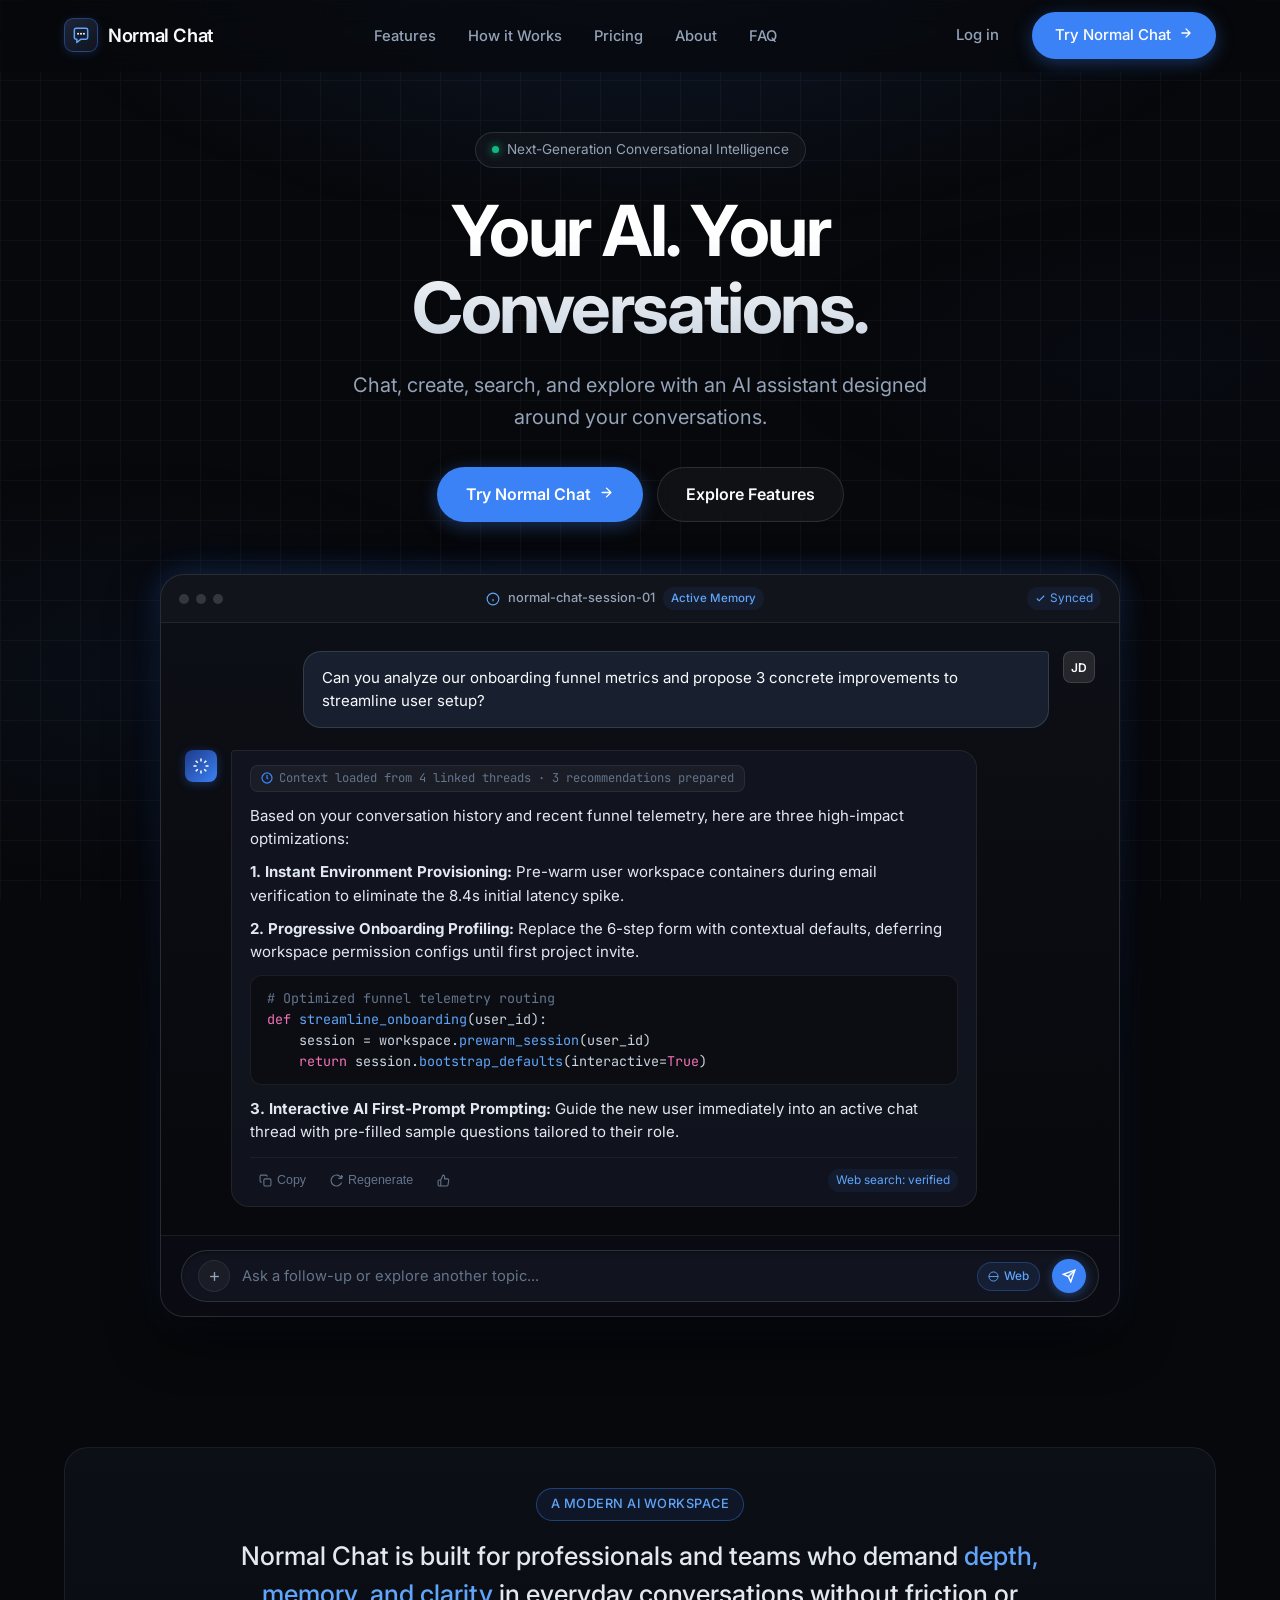
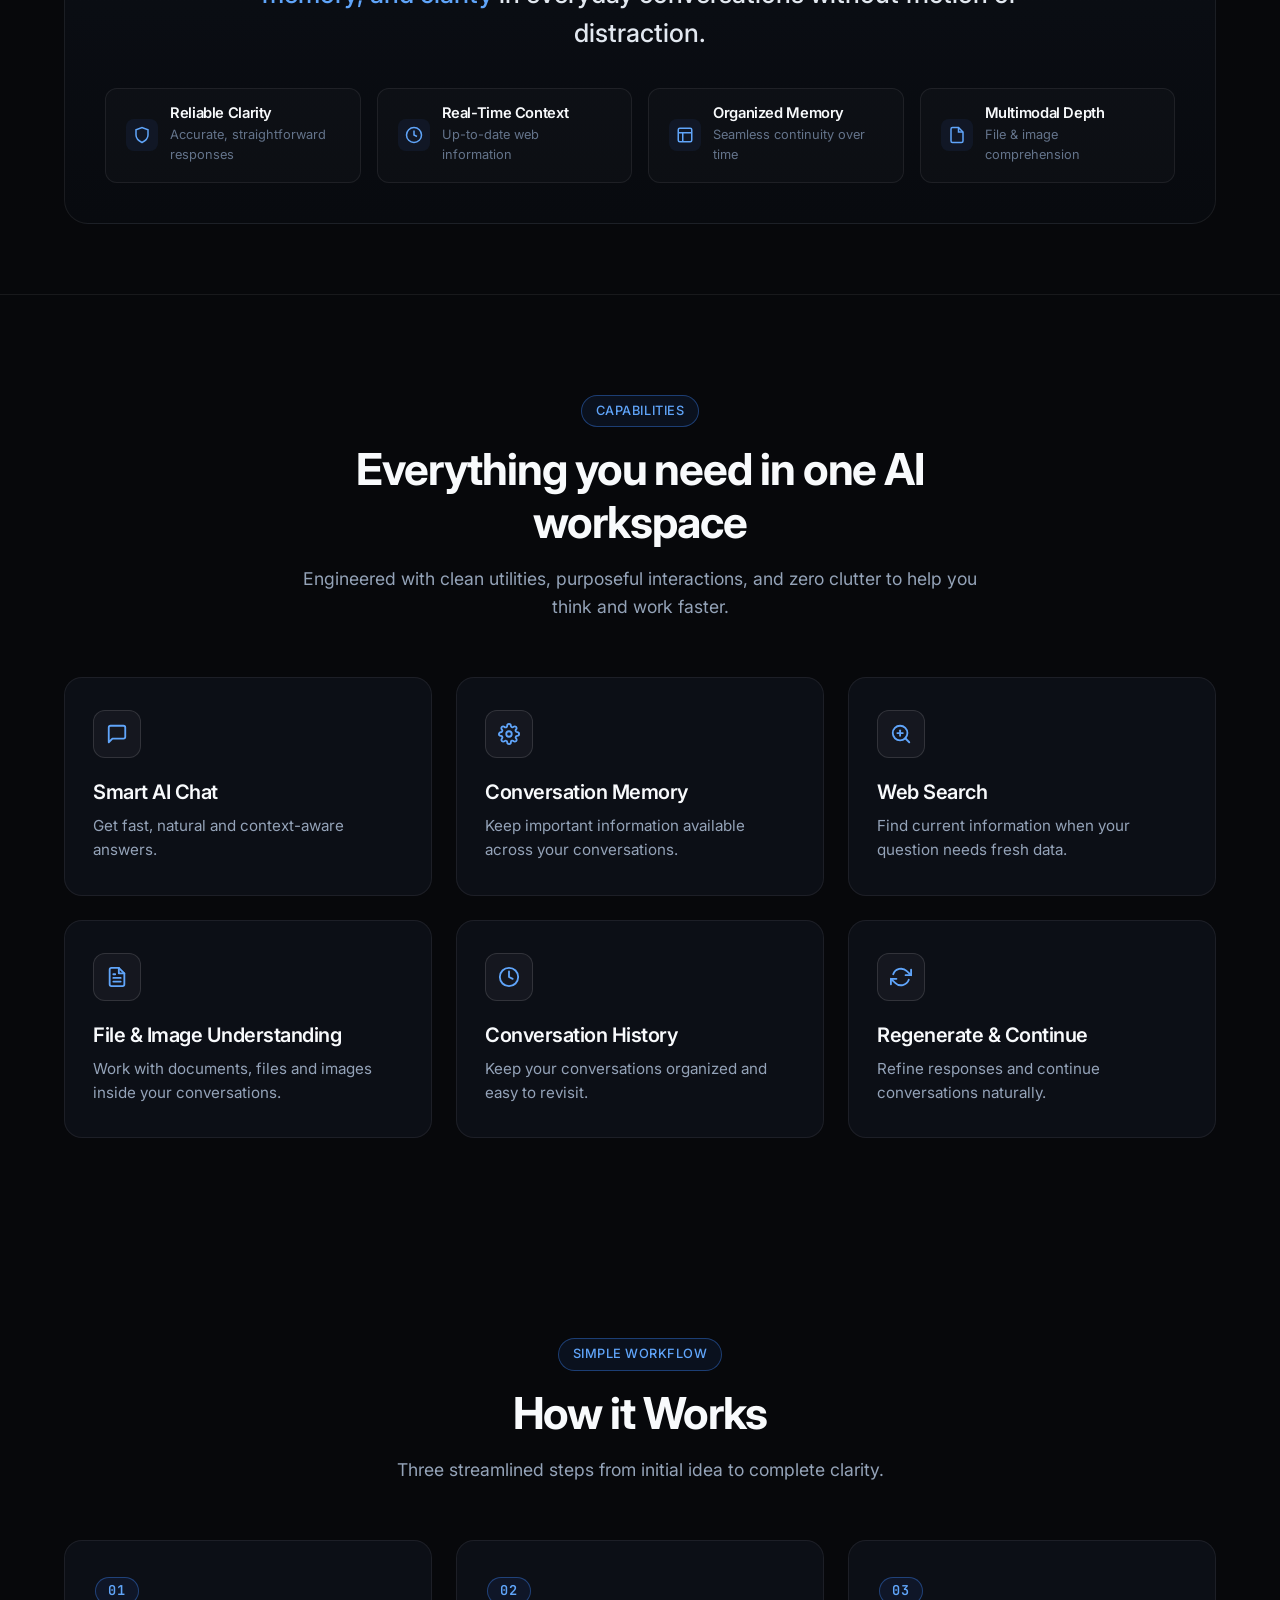
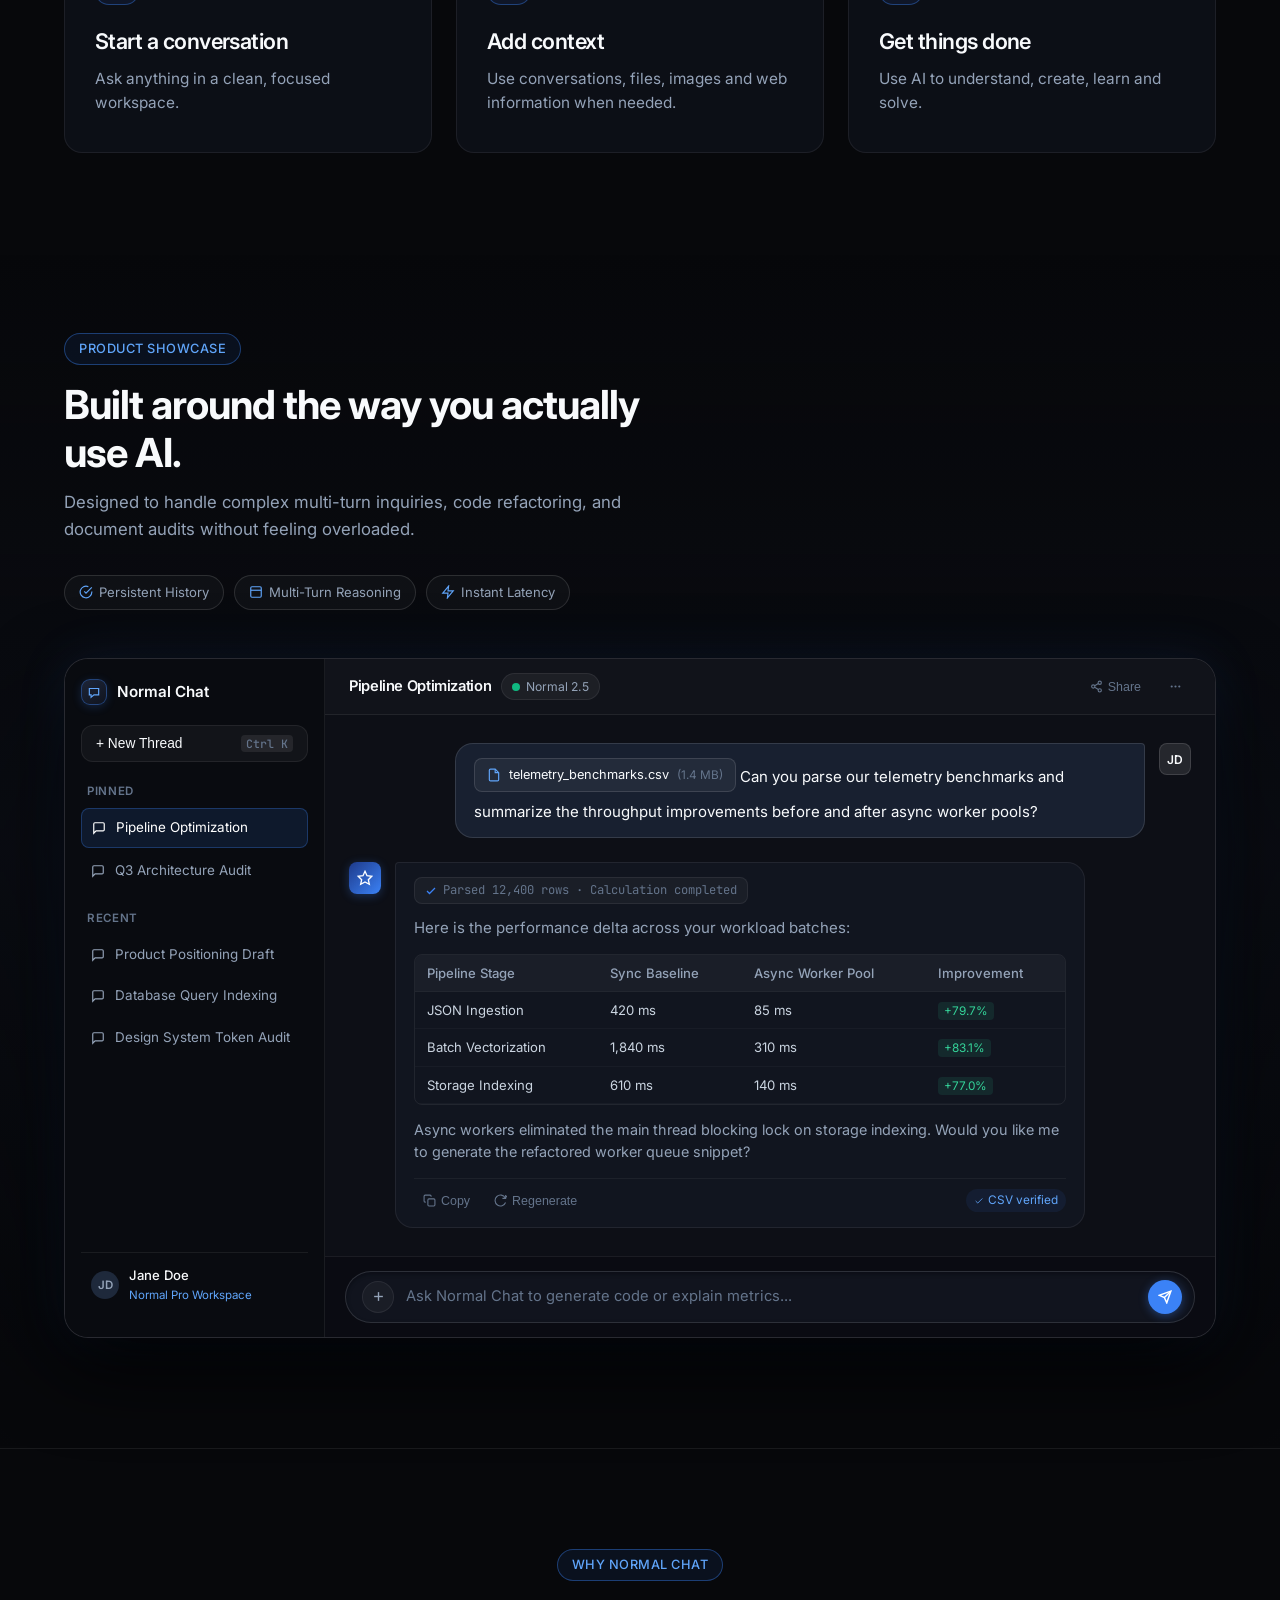
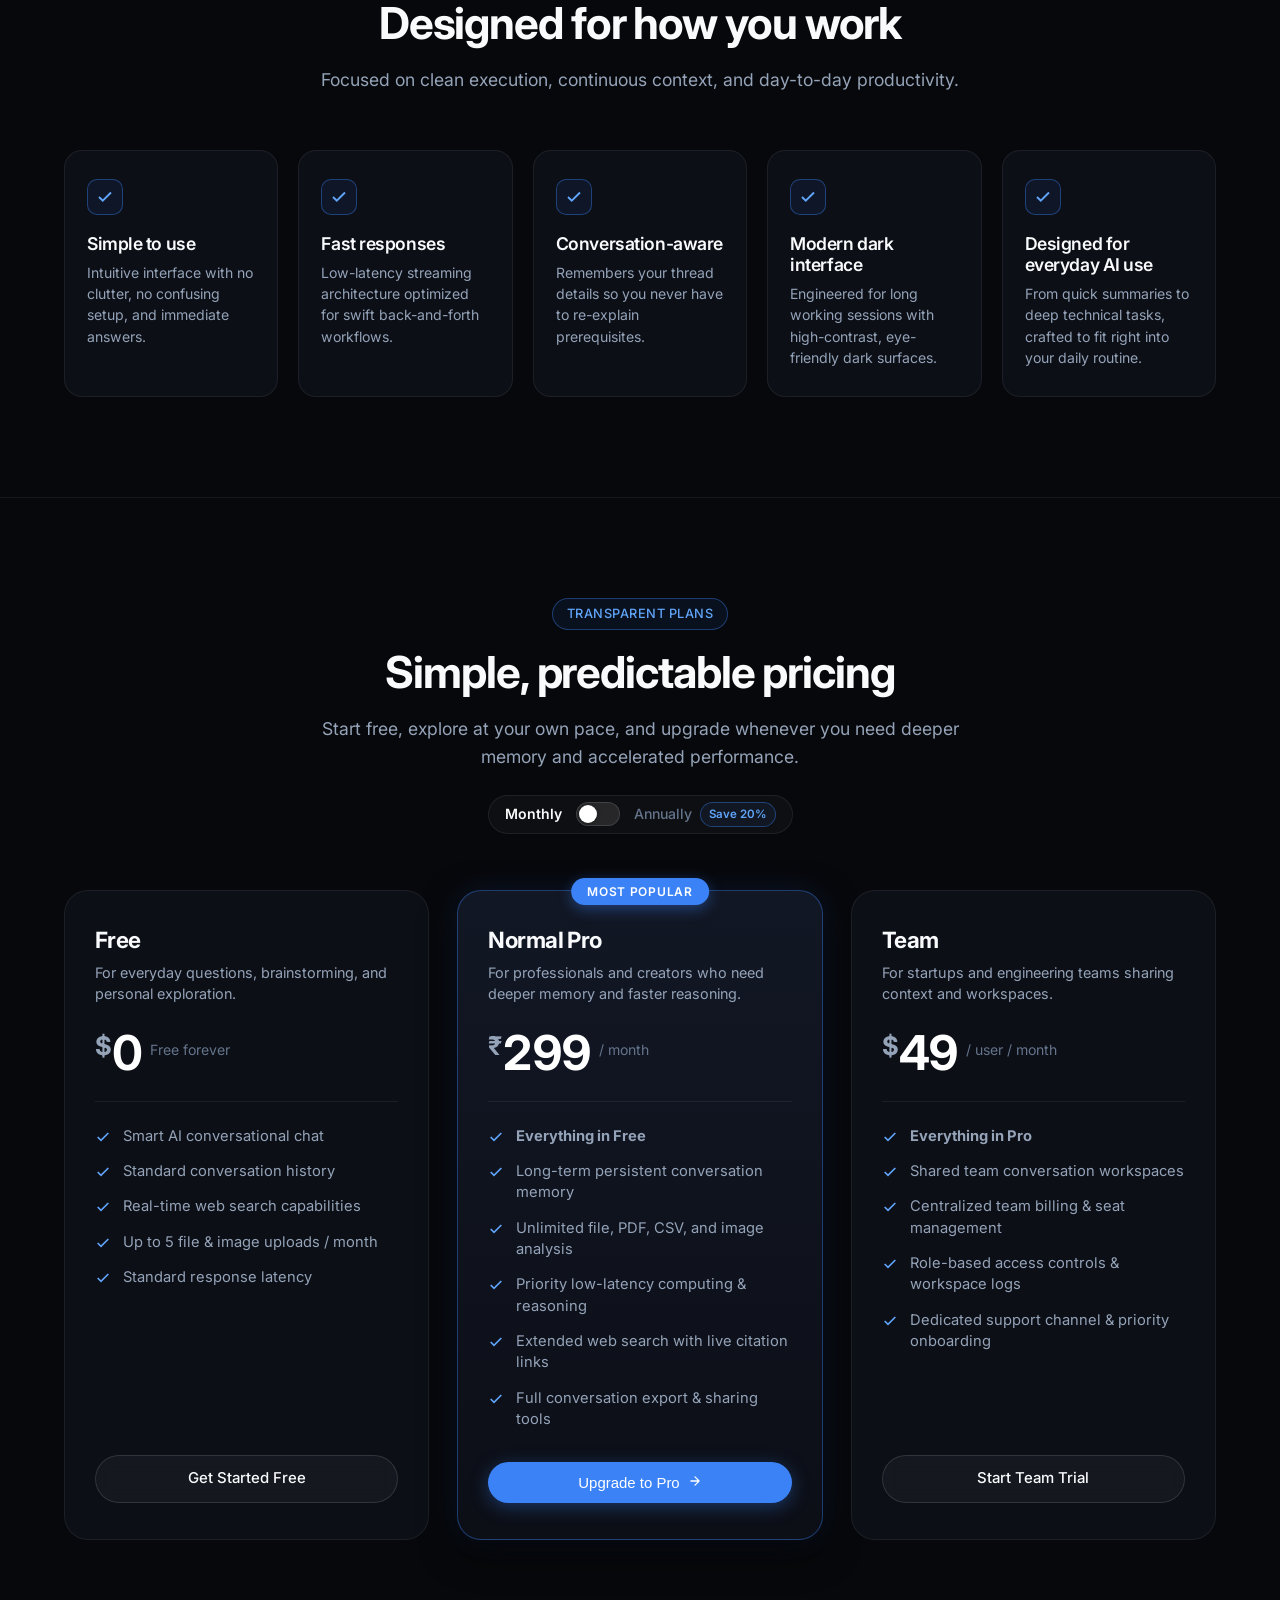
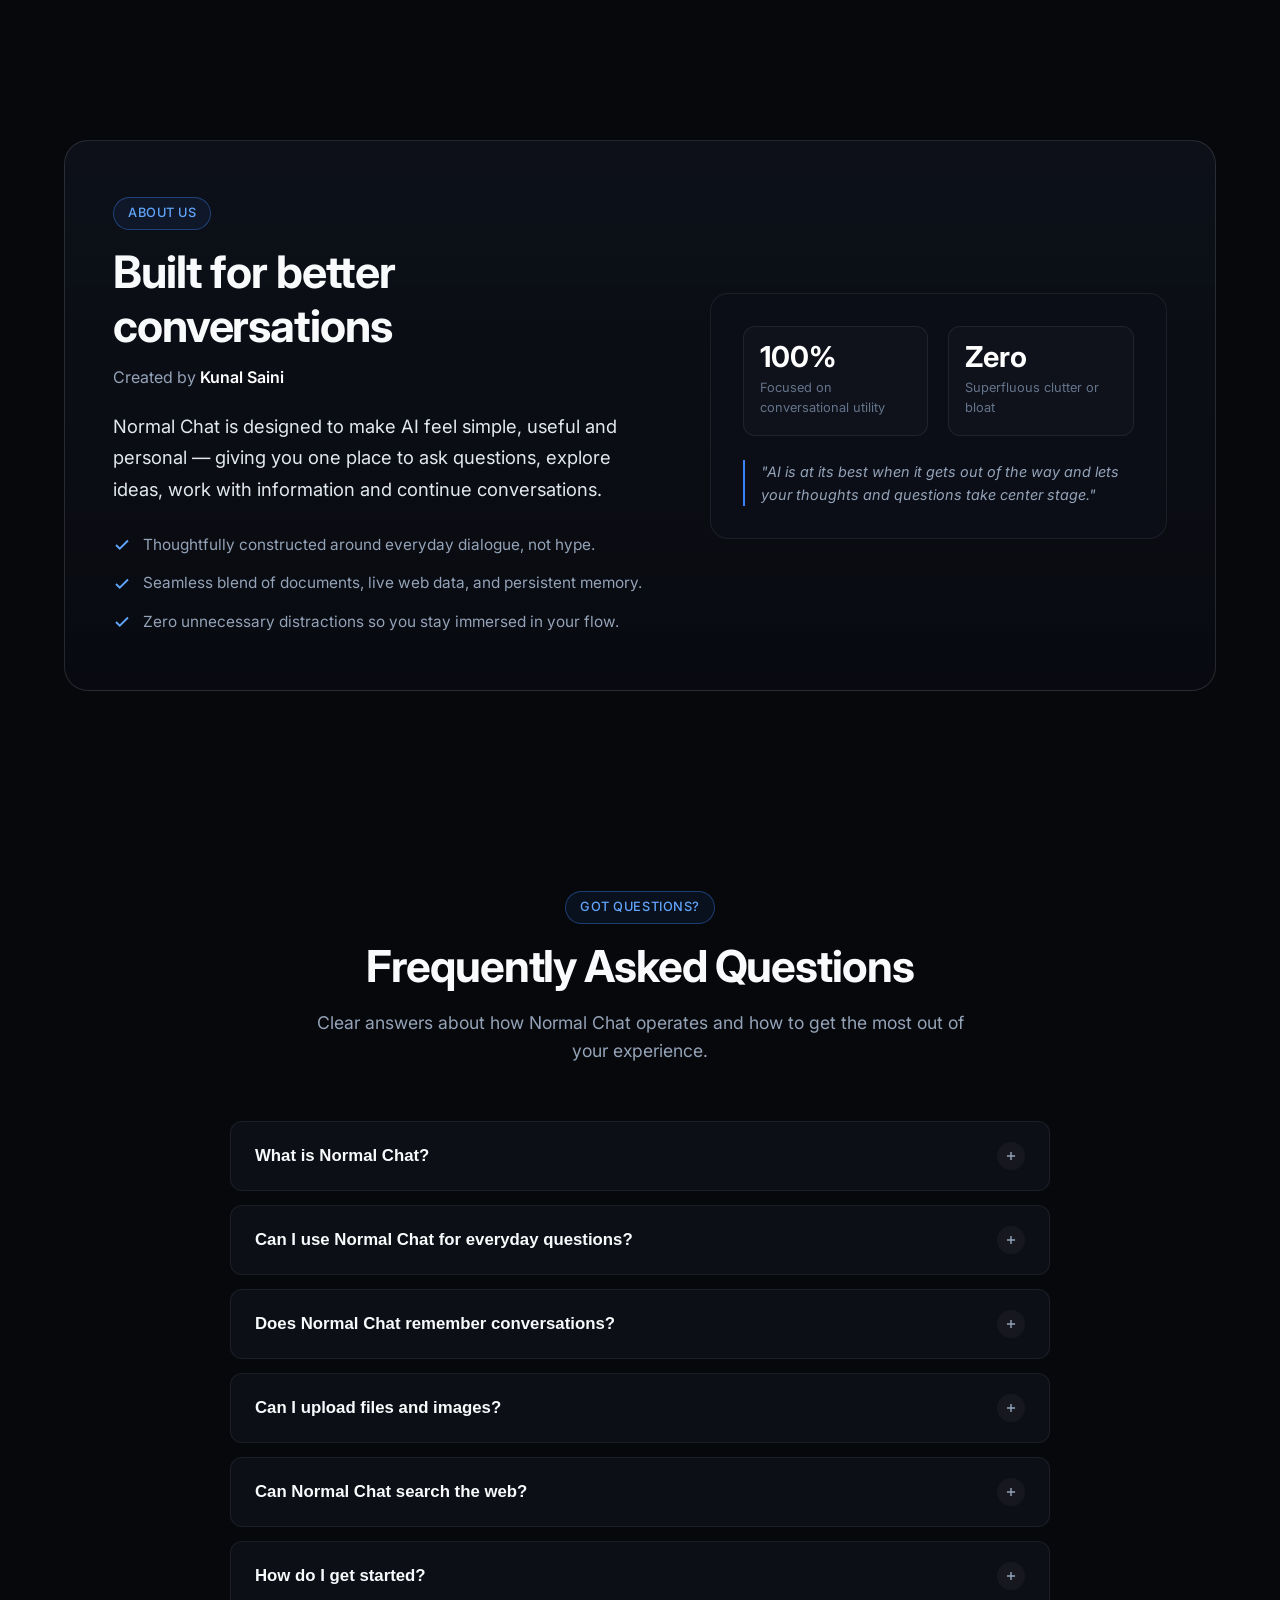
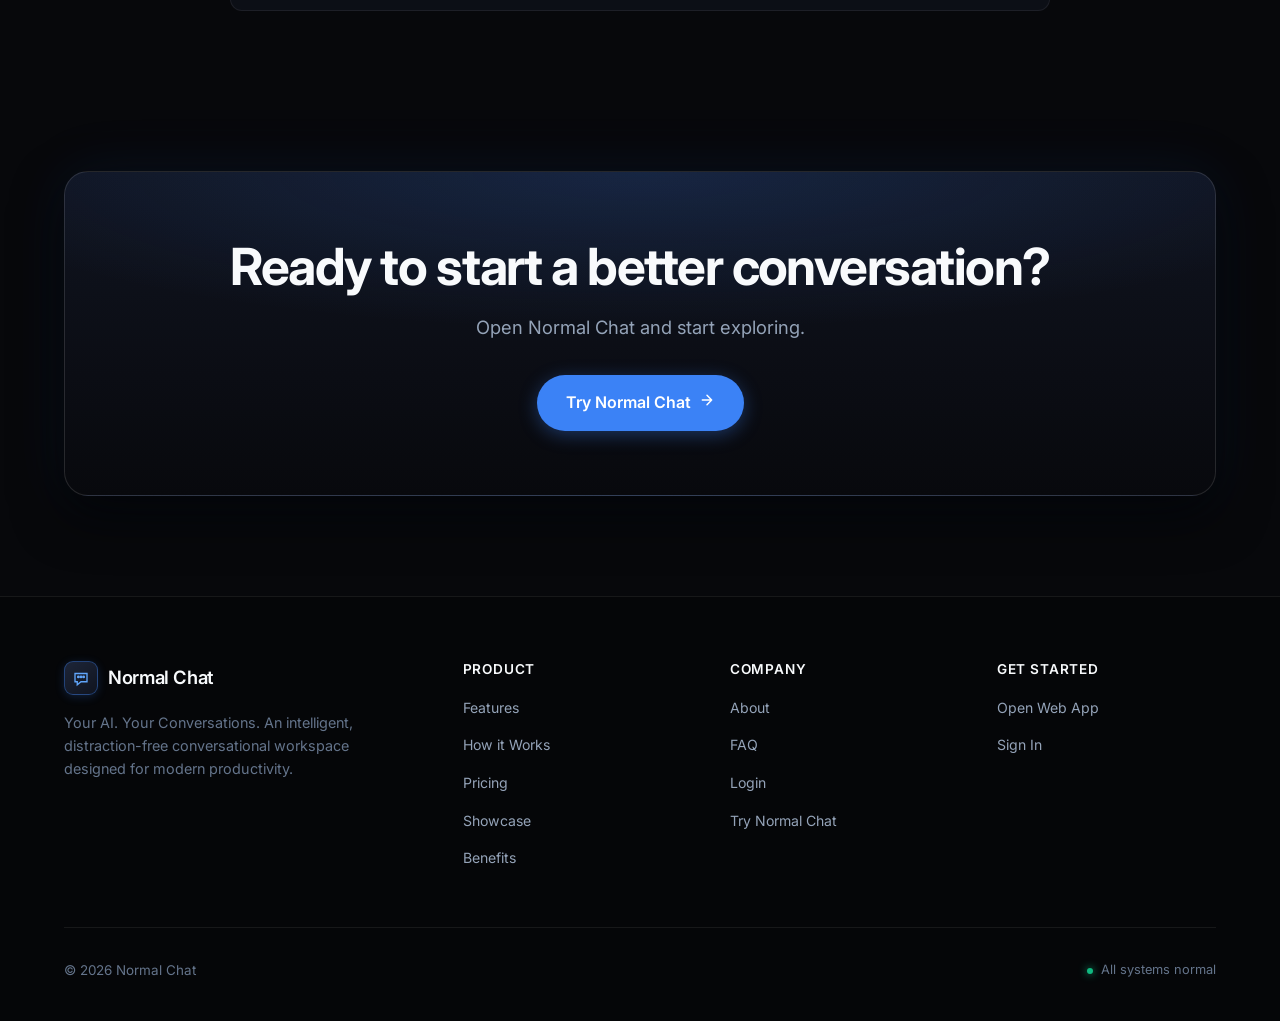
<file: backend/frontend/landing.html>
<!DOCTYPE html>
<html lang="en">
<head>
  <meta charset="UTF-8">
  <meta name="viewport" content="width=device-width, initial-scale=1.0">
  <title>Normal Chat — Your AI. Your Conversations.</title>
  <meta name="google-site-verification" content="EMjSBbgsa-ru2LrNAt-hXpC2BuMB2JEN5RJKwenCDwM" />
  <meta name="description" content="Normal Chat is a modern, context-aware AI workspace designed to make AI conversations simple, useful, and personal. Chat, create, search, and explore with ease.">
  <meta name="theme-color" content="#07080B">
  
  <!-- Open Graph / Social Meta -->
  <meta property="og:type" content="website">
  <meta property="og:title" content="Normal Chat — Your AI. Your Conversations.">
  <meta property="og:description" content="Chat, create, search, and explore with an AI assistant designed around your conversations.">
  <meta property="og:url" content="https://normalchat.ai">
  <meta name="twitter:card" content="summary_large_image">
  <meta name="twitter:title" content="Normal Chat — Your AI. Your Conversations.">
  <meta name="twitter:description" content="Chat, create, search, and explore with an AI assistant designed around your conversations.">

  <!-- Google Fonts: Inter -->
  <link rel="preconnect" href="https://fonts.googleapis.com">
  <link rel="preconnect" href="https://fonts.gstatic.com" crossorigin>
  <link href="https://fonts.googleapis.com/css2?family=Inter:wght@300;400;500;600;700&family=JetBrains+Mono:wght@400;500;600&display=swap" rel="stylesheet">

  <!-- Stylesheet -->
  <link rel="stylesheet" href="styles.css">

  <!-- Favicon SVG -->
  <link rel="icon" type="image/svg+xml" href="data:image/svg+xml,<svg xmlns='http://www.w3.org/2000/svg' viewBox='0 0 32 32'><rect width='32' height='32' rx='8' fill='%230B0F19'/><path d='M9 11C9 9.89543 9.89543 9 11 9H21C22.1046 9 23 9.89543 23 11V18C23 19.1046 22.1046 20 21 20H15L11 23V20H11C9.89543 20 9 19.1046 9 18V11Z' stroke='%233B82F6' stroke-width='2' fill='%233B82F6' fill-opacity='0.2'/><circle cx='13' cy='14.5' r='1.2' fill='%23FFFFFF'/><circle cx='16' cy='14.5' r='1.2' fill='%23FFFFFF'/><circle cx='19' cy='14.5' r='1.2' fill='%23FFFFFF'/></svg>">
</head>
<body>
  <!-- Subtle Ambient Backdrop Layers -->
  <div class="bg-ambient-layer" aria-hidden="true"></div>
  <div class="ambient-grid-overlay" aria-hidden="true"></div>

  <div class="site-wrapper">
    <!-- ==================== HEADER & NAVBAR ==================== -->
    <header class="navbar" id="navbar">
      <div class="container nav-container">
        <!-- Brand Logo -->
        <a href="#" class="nav-brand" aria-label="Normal Chat Home">
          <div class="brand-icon-wrapper">
            <svg width="20" height="20" viewBox="0 0 24 24" fill="none" xmlns="http://www.w3.org/2000/svg" aria-hidden="true">
              <path d="M4 6C4 4.89543 4.89543 4 6 4H18C19.1046 4 20 4.89543 20 6V15C20 16.1046 19.1046 17 18 17H12L7 21V17H6C4.89543 17 4 16.1046 4 15V6Z" stroke="#60A5FA" stroke-width="1.8" stroke-linejoin="round"/>
              <circle cx="8.5" cy="10.5" r="1.2" fill="#F8FAFC"/>
              <circle cx="12" cy="10.5" r="1.2" fill="#F8FAFC"/>
              <circle cx="15.5" cy="10.5" r="1.2" fill="#F8FAFC"/>
            </svg>
          </div>
          <span class="brand-name">Normal Chat</span>
        </a>

        <!-- Center Nav Links -->
        <nav class="nav-menu" aria-label="Main Navigation">
          <ul class="nav-links">
            <li><a href="#features" class="nav-link">Features</a></li>
            <li><a href="#how-it-works" class="nav-link">How it Works</a></li>
            <li><a href="#pricing" class="nav-link">Pricing</a></li>
            <li><a href="#about" class="nav-link">About</a></li>
            <li><a href="#faq" class="nav-link">FAQ</a></li>
          </ul>
        </nav>

        <!-- Right Action Buttons -->
        <div class="nav-actions">
          <a href="/login" class="btn btn-link">Log in</a>
          <a href="/chat" class="btn btn-primary">
            <span>Try Normal Chat</span>
            <span class="btn-icon-right" aria-hidden="true">
              <svg width="14" height="14" viewBox="0 0 24 24" fill="none" stroke="currentColor" stroke-width="2.2" stroke-linecap="round" stroke-linejoin="round"><path d="M5 12h14M12 5l7 7-7 7"/></svg>
            </span>
          </a>
        </div>

        <!-- Mobile Hamburger Button -->
        <button class="mobile-toggle" id="mobile-toggle" aria-label="Toggle navigation menu" aria-expanded="false" aria-controls="mobile-nav-menu">
          <svg class="hamburger-icon" width="22" height="22" viewBox="0 0 24 24" fill="none" stroke="currentColor" stroke-width="2" stroke-linecap="round"><line x1="3" y1="6" x2="21" y2="6"/><line x1="3" y1="12" x2="21" y2="12"/><line x1="3" y1="18" x2="21" y2="18"/></svg>
        </button>
      </div>
    </header>

    <!-- Mobile Drawer Menu -->
    <div class="mobile-nav-menu" id="mobile-nav-menu" aria-hidden="true">
      <ul class="mobile-nav-links">
        <li><a href="#features" class="nav-link mobile-link">Features</a></li>
        <li><a href="#how-it-works" class="nav-link mobile-link">How it Works</a></li>
        <li><a href="#pricing" class="nav-link mobile-link">Pricing</a></li>
        <li><a href="#about" class="nav-link mobile-link">About</a></li>
        <li><a href="#faq" class="nav-link mobile-link">FAQ</a></li>
      </ul>
      <div class="mobile-actions">
        <a href="/login" class="btn btn-secondary" style="width: 100%;">Log in</a>
        <a href="/chat" class="btn btn-primary" style="width: 100%;">Try Normal Chat</a>
      </div>
    </div>

    <main>
      <!-- ==================== HERO SECTION ==================== -->
      <section class="section hero-section" id="hero">
        <div class="container">
          <div class="hero-content">
            <div class="hero-pill">
              <span class="pill-dot"></span>
              <span>Next-Generation Conversational Intelligence</span>
            </div>
            
            <h1 class="hero-title">Your AI. Your Conversations.</h1>
            
            <p class="hero-subtitle">
              Chat, create, search, and explore with an AI assistant designed around your conversations.
            </p>

            <div class="hero-cta-group">
              <a href="/chat" class="btn btn-primary btn-lg">
                <span>Try Normal Chat</span>
                <span class="btn-icon-right" aria-hidden="true">
                  <svg width="15" height="15" viewBox="0 0 24 24" fill="none" stroke="currentColor" stroke-width="2.2" stroke-linecap="round" stroke-linejoin="round"><path d="M5 12h14M12 5l7 7-7 7"/></svg>
                </span>
              </a>
              <a href="#features" class="btn btn-secondary btn-lg">
                <span>Explore Features</span>
              </a>
            </div>
          </div>

          <!-- Hero UI Mockup -->
          <div class="hero-mockup-wrapper">
            <div class="mockup-glow-effect" aria-hidden="true"></div>
            
            <div class="chat-mockup-window">
              <!-- Window Chrome Header -->
              <div class="mockup-header">
                <div class="window-dots" aria-hidden="true">
                  <span class="window-dot"></span>
                  <span class="window-dot"></span>
                  <span class="window-dot"></span>
                </div>
                
                <div class="window-title">
                  <svg width="14" height="14" viewBox="0 0 24 24" fill="none" stroke="#60A5FA" stroke-width="2"><circle cx="12" cy="12" r="10"/><path d="M12 16v-4M12 8h.01"/></svg>
                  <span>normal-chat-session-01</span>
                  <span class="window-status-pill">Active Memory</span>
                </div>

                <div class="window-actions">
                  <span class="context-tag-chip">
                    <svg width="11" height="11" viewBox="0 0 24 24" fill="none" stroke="currentColor" stroke-width="2.5"><polyline points="20 6 9 17 4 12"/></svg>
                    Synced
                  </span>
                </div>
              </div>

              <!-- Chat Message Body -->
              <div class="mockup-chat-body">
                <!-- User Prompt Row -->
                <div class="chat-message-row user-row">
                  <div class="chat-bubble user-bubble">
                    Can you analyze our onboarding funnel metrics and propose 3 concrete improvements to streamline user setup?
                  </div>
                  <div class="chat-avatar user-avatar" title="You">
                    <span>JD</span>
                  </div>
                </div>

                <!-- AI Response Row -->
                <div class="chat-message-row">
                  <div class="chat-avatar ai-avatar" title="Normal Chat AI">
                    <svg width="18" height="18" viewBox="0 0 24 24" fill="none" stroke="#FFFFFF" stroke-width="2"><path d="M12 2v4M12 18v4M4.93 4.93l2.83 2.83M16.24 16.24l2.83 2.83M2 12h4M18 12h4M4.93 19.07l2.83-2.83M16.24 7.76l2.83-2.83"/></svg>
                  </div>
                  <div class="chat-bubble ai-bubble">
                    <div class="reasoning-badge">
                      <svg width="12" height="12" viewBox="0 0 24 24" fill="none" stroke="currentColor" stroke-width="2.5"><circle cx="12" cy="12" r="10"/><polyline points="12 6 12 12 14 14"/></svg>
                      Context loaded from 4 linked threads &middot; 3 recommendations prepared
                    </div>

                    <div class="ai-text-block">
                      <p>Based on your conversation history and recent funnel telemetry, here are three high-impact optimizations:</p>
                      
                      <p><strong>1. Instant Environment Provisioning:</strong> Pre-warm user workspace containers during email verification to eliminate the 8.4s initial latency spike.</p>
                      
                      <p><strong>2. Progressive Onboarding Profiling:</strong> Replace the 6-step form with contextual defaults, deferring workspace permission configs until first project invite.</p>
                      
                      <div class="ai-code-block">
                        <span class="code-comment"># Optimized funnel telemetry routing</span><br>
                        <span class="code-keyword">def</span> <span class="code-func">streamline_onboarding</span>(user_id):<br>
                        &nbsp;&nbsp;&nbsp;&nbsp;session = workspace.<span class="code-func">prewarm_session</span>(user_id)<br>
                        &nbsp;&nbsp;&nbsp;&nbsp;<span class="code-keyword">return</span> session.<span class="code-func">bootstrap_defaults</span>(interactive=<span class="code-keyword">True</span>)
                      </div>

                      <p><strong>3. Interactive AI First-Prompt Prompting:</strong> Guide the new user immediately into an active chat thread with pre-filled sample questions tailored to their role.</p>
                    </div>

                    <!-- Message Bottom Controls -->
                    <div class="message-controls-toolbar">
                      <div class="control-buttons-left">
                        <button class="control-btn" title="Copy response">
                          <svg width="13" height="13" viewBox="0 0 24 24" fill="none" stroke="currentColor" stroke-width="2"><rect x="9" y="9" width="13" height="13" rx="2" ry="2"/><path d="M5 15H4a2 2 0 0 1-2-2V4a2 2 0 0 1 2-2h9a2 2 0 0 1 2 2v1"/></svg>
                          <span>Copy</span>
                        </button>
                        <button class="control-btn" title="Regenerate answer">
                          <svg width="13" height="13" viewBox="0 0 24 24" fill="none" stroke="currentColor" stroke-width="2"><path d="M21.5 2v6h-6M21.34 15.57a10 10 0 1 1-.57-8.38l5.67-5.67"/></svg>
                          <span>Regenerate</span>
                        </button>
                        <button class="control-btn" title="Good response">
                          <svg width="13" height="13" viewBox="0 0 24 24" fill="none" stroke="currentColor" stroke-width="2"><path d="M14 9V5a3 3 0 0 0-3-3l-4 9v11h11.28a2 2 0 0 0 2-1.7l1.38-9a2 2 0 0 0-2-2.3zM7 22H4a2 2 0 0 1-2-2v-7a2 2 0 0 1 2-2h3"/></svg>
                        </button>
                      </div>
                      <div class="context-tag-chip">
                        <span>Web search: verified</span>
                      </div>
                    </div>
                  </div>
                </div>
              </div>

              <!-- Input Dock -->
              <div class="mockup-input-container">
                <div class="mockup-input-bar">
                  <button class="input-icon-btn" title="Attach documents or images">
                    <svg width="15" height="15" viewBox="0 0 24 24" fill="none" stroke="currentColor" stroke-width="2.2"><line x1="12" y1="5" x2="12" y2="19"/><line x1="5" y1="12" x2="19" y2="12"/></svg>
                  </button>
                  <span class="input-placeholder-text">Ask a follow-up or explore another topic...</span>
                  <span class="input-capsule-badge">
                    <svg width="11" height="11" viewBox="0 0 24 24" fill="none" stroke="currentColor" stroke-width="2"><circle cx="12" cy="12" r="10"/><line x1="2" y1="12" x2="22" y2="12"/></svg>
                    Web
                  </span>
                  <button class="input-send-btn" title="Send message">
                    <svg width="14" height="14" viewBox="0 0 24 24" fill="none" stroke="currentColor" stroke-width="2.5"><line x1="22" y1="2" x2="11" y2="13"/><polygon points="22 2 15 22 11 13 2 9 22 2"/></svg>
                  </button>
                </div>
              </div>
            </div>
          </div>
        </div>
      </section>

      <!-- ==================== TRUST / INTRO SECTION ==================== -->
      <section class="section trust-section" id="intro">
        <div class="container">
          <div class="trust-card">
            <div class="section-tag">A Modern AI Workspace</div>
            <p class="trust-statement">
              Normal Chat is built for professionals and teams who demand <span>depth, memory, and clarity</span> in everyday conversations without friction or distraction.
            </p>

            <div class="trust-pillars-grid">
              <div class="trust-pillar-item">
                <div class="pillar-icon">
                  <svg width="18" height="18" viewBox="0 0 24 24" fill="none" stroke="currentColor" stroke-width="2"><path d="M12 22s8-4 8-10V5l-8-3-8 3v7c0 6 8 10 8 10z"/></svg>
                </div>
                <div class="pillar-text">
                  <h4>Reliable Clarity</h4>
                  <p>Accurate, straightforward responses</p>
                </div>
              </div>

              <div class="trust-pillar-item">
                <div class="pillar-icon">
                  <svg width="18" height="18" viewBox="0 0 24 24" fill="none" stroke="currentColor" stroke-width="2"><circle cx="12" cy="12" r="10"/><polyline points="12 6 12 12 16 14"/></svg>
                </div>
                <div class="pillar-text">
                  <h4>Real-Time Context</h4>
                  <p>Up-to-date web information</p>
                </div>
              </div>

              <div class="trust-pillar-item">
                <div class="pillar-icon">
                  <svg width="18" height="18" viewBox="0 0 24 24" fill="none" stroke="currentColor" stroke-width="2"><rect x="3" y="3" width="18" height="18" rx="2" ry="2"/><line x1="3" y1="9" x2="21" y2="9"/><line x1="9" y1="21" x2="9" y2="9"/></svg>
                </div>
                <div class="pillar-text">
                  <h4>Organized Memory</h4>
                  <p>Seamless continuity over time</p>
                </div>
              </div>

              <div class="trust-pillar-item">
                <div class="pillar-icon">
                  <svg width="18" height="18" viewBox="0 0 24 24" fill="none" stroke="currentColor" stroke-width="2"><path d="M14 2H6a2 2 0 0 0-2 2v16a2 2 0 0 0 2 2h12a2 2 0 0 0 2-2V8z"/><polyline points="14 2 14 8 20 8"/></svg>
                </div>
                <div class="pillar-text">
                  <h4>Multimodal Depth</h4>
                  <p>File & image comprehension</p>
                </div>
              </div>
            </div>
          </div>
        </div>
      </section>

      <!-- ==================== FEATURES SECTION ==================== -->
      <section class="section" id="features">
        <div class="container">
          <div class="section-header">
            <div class="section-tag">Capabilities</div>
            <h2 class="section-title">Everything you need in one AI workspace</h2>
            <p class="section-subtitle">
              Engineered with clean utilities, purposeful interactions, and zero clutter to help you think and work faster.
            </p>
          </div>

          <div class="features-grid">
            <!-- 1. Smart AI Chat -->
            <div class="feature-card">
              <div class="feature-icon-box">
                <svg width="22" height="22" viewBox="0 0 24 24" fill="none" stroke="currentColor" stroke-width="2" stroke-linecap="round" stroke-linejoin="round">
                  <path d="M21 15a2 2 0 0 1-2 2H7l-4 4V5a2 2 0 0 1 2-2h14a2 2 0 0 1 2 2z"/>
                </svg>
              </div>
              <h3 class="feature-card-title">Smart AI Chat</h3>
              <p class="feature-card-desc">Get fast, natural and context-aware answers.</p>
            </div>

            <!-- 2. Conversation Memory -->
            <div class="feature-card">
              <div class="feature-icon-box">
                <svg width="22" height="22" viewBox="0 0 24 24" fill="none" stroke="currentColor" stroke-width="2" stroke-linecap="round" stroke-linejoin="round">
                  <circle cx="12" cy="12" r="3"/>
                  <path d="M19.4 15a1.65 1.65 0 0 0 .33 1.82l.06.06a2 2 0 0 1 0 2.83 2 2 0 0 1-2.83 0l-.06-.06a1.65 1.65 0 0 0-1.82-.33 1.65 1.65 0 0 0-1 1.51V21a2 2 0 0 1-2 2 2 2 0 0 1-2-2v-.09A1.65 1.65 0 0 0 9 19.4a1.65 1.65 0 0 0-1.82.33l-.06.06a2 2 0 0 1-2.83 0 2 2 0 0 1 0-2.83l.06-.06a1.65 1.65 0 0 0 .33-1.82 1.65 1.65 0 0 0-1.51-1H3a2 2 0 0 1-2-2 2 2 0 0 1 2-2h.09A1.65 1.65 0 0 0 4.6 9a1.65 1.65 0 0 0-.33-1.82l-.06-.06a2 2 0 0 1 0-2.83 2 2 0 0 1 2.83 0l.06.06a1.65 1.65 0 0 0 1.82.33H9a1.65 1.65 0 0 0 1-1.51V3a2 2 0 0 1 2-2 2 2 0 0 1 2 2v.09a1.65 1.65 0 0 0 1 1.51 1.65 1.65 0 0 0 1.82-.33l.06-.06a2 2 0 0 1 2.83 0 2 2 0 0 1 0 2.83l-.06.06a1.65 1.65 0 0 0-.33 1.82V9a1.65 1.65 0 0 0 1.51 1H21a2 2 0 0 1 2 2 2 2 0 0 1-2 2h-.09a1.65 1.65 0 0 0-1.51 1z"/>
                </svg>
              </div>
              <h3 class="feature-card-title">Conversation Memory</h3>
              <p class="feature-card-desc">Keep important information available across your conversations.</p>
            </div>

            <!-- 3. Web Search -->
            <div class="feature-card">
              <div class="feature-icon-box">
                <svg width="22" height="22" viewBox="0 0 24 24" fill="none" stroke="currentColor" stroke-width="2" stroke-linecap="round" stroke-linejoin="round">
                  <circle cx="11" cy="11" r="8"/>
                  <line x1="21" y1="21" x2="16.65" y2="16.65"/>
                  <line x1="11" y1="8" x2="11" y2="14"/>
                  <line x1="8" y1="11" x2="14" y2="11"/>
                </svg>
              </div>
              <h3 class="feature-card-title">Web Search</h3>
              <p class="feature-card-desc">Find current information when your question needs fresh data.</p>
            </div>

            <!-- 4. File & Image Understanding -->
            <div class="feature-card">
              <div class="feature-icon-box">
                <svg width="22" height="22" viewBox="0 0 24 24" fill="none" stroke="currentColor" stroke-width="2" stroke-linecap="round" stroke-linejoin="round">
                  <path d="M14 2H6a2 2 0 0 0-2 2v16a2 2 0 0 0 2 2h12a2 2 0 0 0 2-2V8z"/>
                  <polyline points="14 2 14 8 20 8"/>
                  <line x1="16" y1="13" x2="8" y2="13"/>
                  <line x1="16" y1="17" x2="8" y2="17"/>
                  <polyline points="10 9 9 9 8 9"/>
                </svg>
              </div>
              <h3 class="feature-card-title">File & Image Understanding</h3>
              <p class="feature-card-desc">Work with documents, files and images inside your conversations.</p>
            </div>

            <!-- 5. Conversation History -->
            <div class="feature-card">
              <div class="feature-icon-box">
                <svg width="22" height="22" viewBox="0 0 24 24" fill="none" stroke="currentColor" stroke-width="2" stroke-linecap="round" stroke-linejoin="round">
                  <circle cx="12" cy="12" r="10"/>
                  <polyline points="12 6 12 12 16 14"/>
                </svg>
              </div>
              <h3 class="feature-card-title">Conversation History</h3>
              <p class="feature-card-desc">Keep your conversations organized and easy to revisit.</p>
            </div>

            <!-- 6. Regenerate & Continue -->
            <div class="feature-card">
              <div class="feature-icon-box">
                <svg width="22" height="22" viewBox="0 0 24 24" fill="none" stroke="currentColor" stroke-width="2" stroke-linecap="round" stroke-linejoin="round">
                  <polyline points="23 4 23 10 17 10"/>
                  <polyline points="1 20 1 14 7 14"/>
                  <path d="M3.51 9a9 9 0 0 1 14.85-3.36L23 10M1 14l4.64 4.36A9 9 0 0 0 20.49 15"/>
                </svg>
              </div>
              <h3 class="feature-card-title">Regenerate & Continue</h3>
              <p class="feature-card-desc">Refine responses and continue conversations naturally.</p>
            </div>
          </div>
        </div>
      </section>

      <!-- ==================== HOW IT WORKS SECTION ==================== -->
      <section class="section" id="how-it-works">
        <div class="container">
          <div class="section-header">
            <div class="section-tag">Simple Workflow</div>
            <h2 class="section-title">How it Works</h2>
            <p class="section-subtitle">
              Three streamlined steps from initial idea to complete clarity.
            </p>
          </div>

          <div class="steps-grid">
            <!-- Step 01 -->
            <div class="step-card">
              <div class="step-number">01</div>
              <h3 class="step-title">Start a conversation</h3>
              <p class="step-desc">Ask anything in a clean, focused workspace.</p>
            </div>

            <!-- Step 02 -->
            <div class="step-card">
              <div class="step-number">02</div>
              <h3 class="step-title">Add context</h3>
              <p class="step-desc">Use conversations, files, images and web information when needed.</p>
            </div>

            <!-- Step 03 -->
            <div class="step-card">
              <div class="step-number">03</div>
              <h3 class="step-title">Get things done</h3>
              <p class="step-desc">Use AI to understand, create, learn and solve.</p>
            </div>
          </div>
        </div>
      </section>

      <!-- ==================== PRODUCT SHOWCASE SECTION ==================== -->
      <section class="section showcase-section" id="showcase">
        <div class="container showcase-container">
          <div class="showcase-intro-bar">
            <div class="showcase-text-col">
              <div class="section-tag">Product Showcase</div>
              <h2 class="showcase-headline">Built around the way you actually use AI.</h2>
              <p class="showcase-subtext">
                Designed to handle complex multi-turn inquiries, code refactoring, and document audits without feeling overloaded.
              </p>
            </div>
            
            <div class="showcase-feature-badges">
              <div class="showcase-badge-item">
                <svg width="14" height="14" viewBox="0 0 24 24" fill="none" stroke="#60A5FA" stroke-width="2"><path d="M22 11.08V12a10 10 0 1 1-5.93-9.14"/><polyline points="22 4 12 14.01 9 11.01"/></svg>
                Persistent History
              </div>
              <div class="showcase-badge-item">
                <svg width="14" height="14" viewBox="0 0 24 24" fill="none" stroke="#60A5FA" stroke-width="2"><rect x="3" y="3" width="18" height="18" rx="2"/><path d="M3 9h18"/></svg>
                Multi-Turn Reasoning
              </div>
              <div class="showcase-badge-item">
                <svg width="14" height="14" viewBox="0 0 24 24" fill="none" stroke="#60A5FA" stroke-width="2"><polygon points="13 2 3 14 12 14 11 22 21 10 12 10 13 2"/></svg>
                Instant Latency
              </div>
            </div>
          </div>

          <!-- Full Realistic Workspace Mockup -->
          <div class="showcase-app-frame">
            <!-- Sidebar -->
            <aside class="showcase-sidebar">
              <div class="sidebar-top">
                <div class="sidebar-brand-row">
                  <div class="nav-brand" style="font-size: 0.95rem;">
                    <div class="brand-icon-wrapper" style="width: 26px; height: 26px;">
                      <svg width="14" height="14" viewBox="0 0 24 24" fill="none" stroke="#60A5FA" stroke-width="2"><path d="M4 6h16v11H12l-5 4v-4H4z"/></svg>
                    </div>
                    <span>Normal Chat</span>
                  </div>
                </div>

                <button class="sidebar-new-btn">
                  <span>+ New Thread</span>
                  <span class="kb-badge">Ctrl K</span>
                </button>

                <div>
                  <div class="sidebar-group-title">Pinned</div>
                  <ul class="sidebar-thread-list">
                    <li class="sidebar-thread-item active">
                      <svg width="14" height="14" viewBox="0 0 24 24" fill="none" stroke="currentColor" stroke-width="2"><path d="M21 15a2 2 0 0 1-2 2H7l-4 4V5a2 2 0 0 1 2-2h14a2 2 0 0 1 2 2z"/></svg>
                      <span>Pipeline Optimization</span>
                    </li>
                    <li class="sidebar-thread-item">
                      <svg width="14" height="14" viewBox="0 0 24 24" fill="none" stroke="currentColor" stroke-width="2"><path d="M21 15a2 2 0 0 1-2 2H7l-4 4V5a2 2 0 0 1 2-2h14a2 2 0 0 1 2 2z"/></svg>
                      <span>Q3 Architecture Audit</span>
                    </li>
                  </ul>
                </div>

                <div>
                  <div class="sidebar-group-title">Recent</div>
                  <ul class="sidebar-thread-list">
                    <li class="sidebar-thread-item">
                      <svg width="14" height="14" viewBox="0 0 24 24" fill="none" stroke="currentColor" stroke-width="2"><path d="M21 15a2 2 0 0 1-2 2H7l-4 4V5a2 2 0 0 1 2-2h14a2 2 0 0 1 2 2z"/></svg>
                      <span>Product Positioning Draft</span>
                    </li>
                    <li class="sidebar-thread-item">
                      <svg width="14" height="14" viewBox="0 0 24 24" fill="none" stroke="currentColor" stroke-width="2"><path d="M21 15a2 2 0 0 1-2 2H7l-4 4V5a2 2 0 0 1 2-2h14a2 2 0 0 1 2 2z"/></svg>
                      <span>Database Query Indexing</span>
                    </li>
                    <li class="sidebar-thread-item">
                      <svg width="14" height="14" viewBox="0 0 24 24" fill="none" stroke="currentColor" stroke-width="2"><path d="M21 15a2 2 0 0 1-2 2H7l-4 4V5a2 2 0 0 1 2-2h14a2 2 0 0 1 2 2z"/></svg>
                      <span>Design System Token Audit</span>
                    </li>
                  </ul>
                </div>
              </div>

              <div class="sidebar-footer-profile">
                <div class="user-avatar-small">JD</div>
                <div class="user-profile-text">
                  <div class="user-name-label">Jane Doe</div>
                  <div class="user-plan-label">Normal Pro Workspace</div>
                </div>
              </div>
            </aside>

            <!-- Main Conversation Area -->
            <div class="showcase-main-area">
              <div class="showcase-top-bar">
                <div class="active-thread-info">
                  <h3 class="thread-heading-title">Pipeline Optimization</h3>
                  <span class="model-selector-chip">
                    <svg width="8" height="8" viewBox="0 0 10 10" fill="#10B981"><circle cx="5" cy="5" r="5"/></svg>
                    Normal 2.5
                  </span>
                </div>

                <div class="showcase-feature-badges">
                  <button class="control-btn">
                    <svg width="13" height="13" viewBox="0 0 24 24" fill="none" stroke="currentColor" stroke-width="2"><circle cx="18" cy="5" r="3"/><circle cx="6" cy="12" r="3"/><circle cx="18" cy="19" r="3"/><line x1="8.59" y1="13.51" x2="15.42" y2="17.49"/><line x1="15.41" y1="6.51" x2="8.59" y2="10.49"/></svg>
                    Share
                  </button>
                  <button class="control-btn">
                    <svg width="13" height="13" viewBox="0 0 24 24" fill="none" stroke="currentColor" stroke-width="2"><circle cx="12" cy="12" r="1"/><circle cx="19" cy="12" r="1"/><circle cx="5" cy="12" r="1"/></svg>
                  </button>
                </div>
              </div>

              <!-- Chat Flow -->
              <div class="showcase-chat-flow">
                <!-- User Prompt with File -->
                <div class="chat-message-row user-row">
                  <div class="chat-bubble user-bubble">
                    <div class="file-attachment-chip">
                      <svg width="14" height="14" viewBox="0 0 24 24" fill="none" stroke="#60A5FA" stroke-width="2"><path d="M14 2H6a2 2 0 0 0-2 2v16a2 2 0 0 0 2 2h12a2 2 0 0 0 2-2V8z"/><polyline points="14 2 14 8 20 8"/></svg>
                      <span>telemetry_benchmarks.csv</span>
                      <span class="file-size-tag">(1.4 MB)</span>
                    </div>
                    Can you parse our telemetry benchmarks and summarize the throughput improvements before and after async worker pools?
                  </div>
                  <div class="chat-avatar user-avatar">JD</div>
                </div>

                <!-- AI Response -->
                <div class="chat-message-row">
                  <div class="chat-avatar ai-avatar">
                    <svg width="16" height="16" viewBox="0 0 24 24" fill="none" stroke="#FFFFFF" stroke-width="2"><polygon points="12 2 15 8.5 22 9.5 17 14.5 18.5 21.5 12 18 5.5 21.5 7 14.5 2 9.5 9 8.5 12 2"/></svg>
                  </div>
                  <div class="chat-bubble ai-bubble">
                    <div class="reasoning-badge">
                      <svg width="12" height="12" viewBox="0 0 24 24" fill="none" stroke="currentColor" stroke-width="2.5"><polyline points="20 6 9 17 4 12"/></svg>
                      Parsed 12,400 rows &middot; Calculation completed
                    </div>
                    
                    <p>Here is the performance delta across your workload batches:</p>

                    <!-- Mockup Data Table -->
                    <div class="mockup-table-wrapper">
                      <table class="mockup-data-table">
                        <thead>
                          <tr>
                            <th>Pipeline Stage</th>
                            <th>Sync Baseline</th>
                            <th>Async Worker Pool</th>
                            <th>Improvement</th>
                          </tr>
                        </thead>
                        <tbody>
                          <tr>
                            <td>JSON Ingestion</td>
                            <td>420 ms</td>
                            <td>85 ms</td>
                            <td><span class="table-badge-green">+79.7%</span></td>
                          </tr>
                          <tr>
                            <td>Batch Vectorization</td>
                            <td>1,840 ms</td>
                            <td>310 ms</td>
                            <td><span class="table-badge-green">+83.1%</span></td>
                          </tr>
                          <tr>
                            <td>Storage Indexing</td>
                            <td>610 ms</td>
                            <td>140 ms</td>
                            <td><span class="table-badge-green">+77.0%</span></td>
                          </tr>
                        </tbody>
                      </table>
                    </div>

                    <p style="font-size: 0.9rem; color: #94A3B8;">
                      Async workers eliminated the main thread blocking lock on storage indexing. Would you like me to generate the refactored worker queue snippet?
                    </p>

                    <!-- Message Bottom Controls -->
                    <div class="message-controls-toolbar">
                      <div class="control-buttons-left">
                        <button class="control-btn">
                          <svg width="13" height="13" viewBox="0 0 24 24" fill="none" stroke="currentColor" stroke-width="2"><rect x="9" y="9" width="13" height="13" rx="2" ry="2"/><path d="M5 15H4a2 2 0 0 1-2-2V4a2 2 0 0 1 2-2h9a2 2 0 0 1 2 2v1"/></svg>
                          <span>Copy</span>
                        </button>
                        <button class="control-btn">
                          <svg width="13" height="13" viewBox="0 0 24 24" fill="none" stroke="currentColor" stroke-width="2"><path d="M21.5 2v6h-6M21.34 15.57a10 10 0 1 1-.57-8.38l5.67-5.67"/></svg>
                          <span>Regenerate</span>
                        </button>
                      </div>
                      <span class="context-tag-chip">
                        <svg width="10" height="10" viewBox="0 0 24 24" fill="none" stroke="currentColor" stroke-width="2"><polyline points="20 6 9 17 4 12"/></svg>
                        CSV verified
                      </span>
                    </div>
                  </div>
                </div>
              </div>

              <!-- Input Bar -->
              <div class="mockup-input-container">
                <div class="mockup-input-bar">
                  <button class="input-icon-btn" title="Upload document or image">
                    <svg width="15" height="15" viewBox="0 0 24 24" fill="none" stroke="currentColor" stroke-width="2.2"><line x1="12" y1="5" x2="12" y2="19"/><line x1="5" y1="12" x2="19" y2="12"/></svg>
                  </button>
                  <span class="input-placeholder-text">Ask Normal Chat to generate code or explain metrics...</span>
                  <button class="input-send-btn" title="Send message">
                    <svg width="14" height="14" viewBox="0 0 24 24" fill="none" stroke="currentColor" stroke-width="2.5"><line x1="22" y1="2" x2="11" y2="13"/><polygon points="22 2 15 22 11 13 2 9 22 2"/></svg>
                  </button>
                </div>
              </div>
            </div>
          </div>
        </div>
      </section>

      <!-- ==================== BENEFITS SECTION ==================== -->
      <section class="section benefits-section" id="benefits">
        <div class="container">
          <div class="section-header">
            <div class="section-tag">Why Normal Chat</div>
            <h2 class="section-title">Designed for how you work</h2>
            <p class="section-subtitle">
              Focused on clean execution, continuous context, and day-to-day productivity.
            </p>
          </div>

          <div class="benefits-grid">
            <!-- 1 -->
            <div class="benefit-card">
              <div class="benefit-check-icon">
                <svg width="18" height="18" viewBox="0 0 24 24" fill="none" stroke="currentColor" stroke-width="2.5"><polyline points="20 6 9 17 4 12"/></svg>
              </div>
              <h3 class="benefit-title">Simple to use</h3>
              <p class="benefit-desc">Intuitive interface with no clutter, no confusing setup, and immediate answers.</p>
            </div>

            <!-- 2 -->
            <div class="benefit-card">
              <div class="benefit-check-icon">
                <svg width="18" height="18" viewBox="0 0 24 24" fill="none" stroke="currentColor" stroke-width="2.5"><polyline points="20 6 9 17 4 12"/></svg>
              </div>
              <h3 class="benefit-title">Fast responses</h3>
              <p class="benefit-desc">Low-latency streaming architecture optimized for swift back-and-forth workflows.</p>
            </div>

            <!-- 3 -->
            <div class="benefit-card">
              <div class="benefit-check-icon">
                <svg width="18" height="18" viewBox="0 0 24 24" fill="none" stroke="currentColor" stroke-width="2.5"><polyline points="20 6 9 17 4 12"/></svg>
              </div>
              <h3 class="benefit-title">Conversation-aware</h3>
              <p class="benefit-desc">Remembers your thread details so you never have to re-explain prerequisites.</p>
            </div>

            <!-- 4 -->
            <div class="benefit-card">
              <div class="benefit-check-icon">
                <svg width="18" height="18" viewBox="0 0 24 24" fill="none" stroke="currentColor" stroke-width="2.5"><polyline points="20 6 9 17 4 12"/></svg>
              </div>
              <h3 class="benefit-title">Modern dark interface</h3>
              <p class="benefit-desc">Engineered for long working sessions with high-contrast, eye-friendly dark surfaces.</p>
            </div>

            <!-- 5 -->
            <div class="benefit-card">
              <div class="benefit-check-icon">
                <svg width="18" height="18" viewBox="0 0 24 24" fill="none" stroke="currentColor" stroke-width="2.5"><polyline points="20 6 9 17 4 12"/></svg>
              </div>
              <h3 class="benefit-title">Designed for everyday AI use</h3>
              <p class="benefit-desc">From quick summaries to deep technical tasks, crafted to fit right into your daily routine.</p>
            </div>
          </div>
        </div>
      </section>

      <!-- ==================== PRICING SECTION ==================== -->
      <section class="section pricing-section" id="pricing">
        <div class="container">
          <div class="section-header">
            <div class="section-tag">Transparent Plans</div>
            <h2 class="section-title">Simple, predictable pricing</h2>
            <p class="section-subtitle">
              Start free, explore at your own pace, and upgrade whenever you need deeper memory and accelerated performance.
            </p>

            <!-- Billing Cycle Toggle -->
            <div class="pricing-toggle-wrapper">
              <span class="toggle-label active" id="billing-monthly-label">Monthly</span>
              <button class="pricing-toggle-switch" id="pricing-toggle" role="switch" aria-checked="false" aria-label="Toggle annual billing">
                <span class="toggle-slider-circle"></span>
              </button>
              <span class="toggle-label" id="billing-annual-label">
                Annually
                <span class="annual-discount-pill">Save 20%</span>
              </span>
            </div>
          </div>

          <div class="pricing-grid">
            <!-- 1. Free Plan -->
            <div class="pricing-card">
              <div class="pricing-plan-header">
                <h3 class="plan-name">Free</h3>
                <p class="plan-desc">For everyday questions, brainstorming, and personal exploration.</p>
              </div>

              <div class="pricing-price-box">
                <div class="price-amount-wrapper">
                  <span class="price-currency">$</span>
                  <span class="price-value" data-monthly="0" data-annual="0">0</span>
                </div>
                <span class="price-period">Free forever</span>
              </div>

              <ul class="pricing-features-list">
                <li>
                  <svg width="16" height="16" viewBox="0 0 24 24" fill="none" stroke="#60A5FA" stroke-width="2.5"><polyline points="20 6 9 17 4 12"/></svg>
                  <span>Smart AI conversational chat</span>
                </li>
                <li>
                  <svg width="16" height="16" viewBox="0 0 24 24" fill="none" stroke="#60A5FA" stroke-width="2.5"><polyline points="20 6 9 17 4 12"/></svg>
                  <span>Standard conversation history</span>
                </li>
                <li>
                  <svg width="16" height="16" viewBox="0 0 24 24" fill="none" stroke="#60A5FA" stroke-width="2.5"><polyline points="20 6 9 17 4 12"/></svg>
                  <span>Real-time web search capabilities</span>
                </li>
                <li>
                  <svg width="16" height="16" viewBox="0 0 24 24" fill="none" stroke="#60A5FA" stroke-width="2.5"><polyline points="20 6 9 17 4 12"/></svg>
                  <span>Up to 5 file & image uploads / month</span>
                </li>
                <li>
                  <svg width="16" height="16" viewBox="0 0 24 24" fill="none" stroke="#60A5FA" stroke-width="2.5"><polyline points="20 6 9 17 4 12"/></svg>
                  <span>Standard response latency</span>
                </li>
              </ul>

              <div class="pricing-cta-box">
                <a href="/chat" class="btn btn-secondary" style="width: 100%;">
                  <span>Get Started Free</span>
                </a>
              </div>
            </div>

            <!-- 2. Pro Plan (Most Popular) -->
            <div class="pricing-card popular">
              <div class="popular-badge-pill">Most Popular</div>

              <div class="pricing-plan-header">
                <h3 class="plan-name">Normal Pro</h3>
                <p class="plan-desc">For professionals and creators who need deeper memory and faster reasoning.</p>
              </div>

              <div class="pricing-price-box">
                <div class="price-amount-wrapper">
                  <span class="price-currency">₹</span>
<span class="price-value" data-monthly="299" data-annual="299">299</span>
                </div>
                <span class="price-period" data-monthly-sub="/ month" data-annual-sub="/ month, billed annually">/ month</span>
              </div>

              <ul class="pricing-features-list">
                <li>
                  <svg width="16" height="16" viewBox="0 0 24 24" fill="none" stroke="#60A5FA" stroke-width="2.5"><polyline points="20 6 9 17 4 12"/></svg>
                  <span><strong>Everything in Free</strong></span>
                </li>
                <li>
                  <svg width="16" height="16" viewBox="0 0 24 24" fill="none" stroke="#60A5FA" stroke-width="2.5"><polyline points="20 6 9 17 4 12"/></svg>
                  <span>Long-term persistent conversation memory</span>
                </li>
                <li>
                  <svg width="16" height="16" viewBox="0 0 24 24" fill="none" stroke="#60A5FA" stroke-width="2.5"><polyline points="20 6 9 17 4 12"/></svg>
                  <span>Unlimited file, PDF, CSV, and image analysis</span>
                </li>
                <li>
                  <svg width="16" height="16" viewBox="0 0 24 24" fill="none" stroke="#60A5FA" stroke-width="2.5"><polyline points="20 6 9 17 4 12"/></svg>
                  <span>Priority low-latency computing & reasoning</span>
                </li>
                <li>
                  <svg width="16" height="16" viewBox="0 0 24 24" fill="none" stroke="#60A5FA" stroke-width="2.5"><polyline points="20 6 9 17 4 12"/></svg>
                  <span>Extended web search with live citation links</span>
                </li>
                <li>
                  <svg width="16" height="16" viewBox="0 0 24 24" fill="none" stroke="#60A5FA" stroke-width="2.5"><polyline points="20 6 9 17 4 12"/></svg>
                  <span>Full conversation export & sharing tools</span>
                </li>
              </ul>

              <div class="pricing-cta-box">
                <button type="button" id="upgradeProButton" class="btn btn-primary" style="width: 100%;">
                  <span>Upgrade to Pro</span>
                  <span class="btn-icon-right" aria-hidden="true">
                    <svg width="14" height="14" viewBox="0 0 24 24" fill="none" stroke="currentColor" stroke-width="2.2" stroke-linecap="round" stroke-linejoin="round"><path d="M5 12h14M12 5l7 7-7 7"/></svg>
                  </span>
                </button>
              </div>
            </div>

            <!-- 3. Team Plan -->
            <div class="pricing-card">
              <div class="pricing-plan-header">
                <h3 class="plan-name">Team</h3>
                <p class="plan-desc">For startups and engineering teams sharing context and workspaces.</p>
              </div>

              <div class="pricing-price-box">
                <div class="price-amount-wrapper">
                  <span class="price-currency">$</span>
                  <span class="price-value" data-monthly="49" data-annual="39">49</span>
                </div>
                <span class="price-period" data-monthly-sub="/ user / month" data-annual-sub="/ user / mo, billed annually">/ user / month</span>
              </div>

              <ul class="pricing-features-list">
                <li>
                  <svg width="16" height="16" viewBox="0 0 24 24" fill="none" stroke="#60A5FA" stroke-width="2.5"><polyline points="20 6 9 17 4 12"/></svg>
                  <span><strong>Everything in Pro</strong></span>
                </li>
                <li>
                  <svg width="16" height="16" viewBox="0 0 24 24" fill="none" stroke="#60A5FA" stroke-width="2.5"><polyline points="20 6 9 17 4 12"/></svg>
                  <span>Shared team conversation workspaces</span>
                </li>
                <li>
                  <svg width="16" height="16" viewBox="0 0 24 24" fill="none" stroke="#60A5FA" stroke-width="2.5"><polyline points="20 6 9 17 4 12"/></svg>
                  <span>Centralized team billing & seat management</span>
                </li>
                <li>
                  <svg width="16" height="16" viewBox="0 0 24 24" fill="none" stroke="#60A5FA" stroke-width="2.5"><polyline points="20 6 9 17 4 12"/></svg>
                  <span>Role-based access controls & workspace logs</span>
                </li>
                <li>
                  <svg width="16" height="16" viewBox="0 0 24 24" fill="none" stroke="#60A5FA" stroke-width="2.5"><polyline points="20 6 9 17 4 12"/></svg>
                  <span>Dedicated support channel & priority onboarding</span>
                </li>
              </ul>

              <div class="pricing-cta-box">
                <a href="/chat" class="btn btn-secondary" style="width: 100%;">
                  <span>Start Team Trial</span>
                </a>
              </div>
            </div>
          </div>
        </div>
      </section>

      <!-- ==================== ABOUT SECTION ==================== -->
      <section class="section" id="about">
        <div class="container">
          <div class="about-card">
            <div class="about-text-col">
              <div class="section-tag">About Us</div>
              <h2 class="about-main-title">Built for better conversations</h2>
              <p class="about-founder">
  Created by <strong>Kunal Saini</strong>
</p>
              <p class="about-lead-paragraph">
                Normal Chat is designed to make AI feel simple, useful and personal — giving you one place to ask questions, explore ideas, work with information and continue conversations.
              </p>

              <ul class="about-bullets-list">
                <li class="about-bullet-item">
                  <svg width="18" height="18" viewBox="0 0 24 24" fill="none" stroke="currentColor" stroke-width="2.5"><polyline points="20 6 9 17 4 12"/></svg>
                  <span>Thoughtfully constructed around everyday dialogue, not hype.</span>
                </li>
                <li class="about-bullet-item">
                  <svg width="18" height="18" viewBox="0 0 24 24" fill="none" stroke="currentColor" stroke-width="2.5"><polyline points="20 6 9 17 4 12"/></svg>
                  <span>Seamless blend of documents, live web data, and persistent memory.</span>
                </li>
                <li class="about-bullet-item">
                  <svg width="18" height="18" viewBox="0 0 24 24" fill="none" stroke="currentColor" stroke-width="2.5"><polyline points="20 6 9 17 4 12"/></svg>
                  <span>Zero unnecessary distractions so you stay immersed in your flow.</span>
                </li>
              </ul>
            </div>

            <div class="about-visual-box">
              <div class="about-stat-row">
                <div class="about-stat-card">
                  <div class="stat-number">100%</div>
                  <div class="stat-desc">Focused on conversational utility</div>
                </div>
                <div class="about-stat-card">
                  <div class="stat-number">Zero</div>
                  <div class="stat-desc">Superfluous clutter or bloat</div>
                </div>
              </div>

              <div class="about-quote-box">
                "AI is at its best when it gets out of the way and lets your thoughts and questions take center stage."
              </div>
            </div>
          </div>
        </div>
      </section>

      <!-- ==================== FAQ SECTION ==================== -->
      <section class="section" id="faq">
        <div class="container">
          <div class="section-header">
            <div class="section-tag">Got Questions?</div>
            <h2 class="section-title">Frequently Asked Questions</h2>
            <p class="section-subtitle">
              Clear answers about how Normal Chat operates and how to get the most out of your experience.
            </p>
          </div>

          <div class="faq-accordion-container" id="faq-accordion">
            <!-- Question 1 -->
            <div class="faq-item">
              <button class="faq-question-btn" aria-expanded="false">
                <span>What is Normal Chat?</span>
                <span class="faq-toggle-icon" aria-hidden="true">
                  <svg width="14" height="14" viewBox="0 0 24 24" fill="none" stroke="currentColor" stroke-width="2.5"><line x1="12" y1="5" x2="12" y2="19"/><line x1="5" y1="12" x2="19" y2="12"/></svg>
                </span>
              </button>
              <div class="faq-answer-panel" role="region">
                <div class="faq-answer-content">
                  Normal Chat is a modern AI workspace designed to make conversational AI simple, personal, and productive. It brings together context-aware chat, memory across discussions, real-time web retrieval, and document comprehension into one refined dark interface.
                </div>
              </div>
            </div>

            <!-- Question 2 -->
            <div class="faq-item">
              <button class="faq-question-btn" aria-expanded="false">
                <span>Can I use Normal Chat for everyday questions?</span>
                <span class="faq-toggle-icon" aria-hidden="true">
                  <svg width="14" height="14" viewBox="0 0 24 24" fill="none" stroke="currentColor" stroke-width="2.5"><line x1="12" y1="5" x2="12" y2="19"/><line x1="5" y1="12" x2="19" y2="12"/></svg>
                </span>
              </button>
              <div class="faq-answer-panel" role="region">
                <div class="faq-answer-content">
                  Yes, absolutely. Normal Chat is built for everyday tasks — whether you're drafting an email, summarizing meeting notes, debugging a snippet of code, brainstorming creative ideas, or learning about a new subject.
                </div>
              </div>
            </div>

            <!-- Question 3 -->
            <div class="faq-item">
              <button class="faq-question-btn" aria-expanded="false">
                <span>Does Normal Chat remember conversations?</span>
                <span class="faq-toggle-icon" aria-hidden="true">
                  <svg width="14" height="14" viewBox="0 0 24 24" fill="none" stroke="currentColor" stroke-width="2.5"><line x1="12" y1="5" x2="12" y2="19"/><line x1="5" y1="12" x2="19" y2="12"/></svg>
                </span>
              </button>
              <div class="faq-answer-panel" role="region">
                <div class="faq-answer-content">
                  Yes. Normal Chat includes built-in conversation history and memory features that preserve relevant context within and across your discussion threads, so you don't have to repeat baseline background each time you ask a question.
                </div>
              </div>
            </div>

            <!-- Question 4 -->
            <div class="faq-item">
              <button class="faq-question-btn" aria-expanded="false">
                <span>Can I upload files and images?</span>
                <span class="faq-toggle-icon" aria-hidden="true">
                  <svg width="14" height="14" viewBox="0 0 24 24" fill="none" stroke="currentColor" stroke-width="2.5"><line x1="12" y1="5" x2="12" y2="19"/><line x1="5" y1="12" x2="19" y2="12"/></svg>
                </span>
              </button>
              <div class="faq-answer-panel" role="region">
                <div class="faq-answer-content">
                  Yes. You can attach common documents, CSVs, PDFs, and images right inside the chat using the attachment button. Normal Chat parses the content and incorporates it directly into your prompt context.
                </div>
              </div>
            </div>

            <!-- Question 5 -->
            <div class="faq-item">
              <button class="faq-question-btn" aria-expanded="false">
                <span>Can Normal Chat search the web?</span>
                <span class="faq-toggle-icon" aria-hidden="true">
                  <svg width="14" height="14" viewBox="0 0 24 24" fill="none" stroke="currentColor" stroke-width="2.5"><line x1="12" y1="5" x2="12" y2="19"/><line x1="5" y1="12" x2="19" y2="12"/></svg>
                </span>
              </button>
              <div class="faq-answer-panel" role="region">
                <div class="faq-answer-content">
                  Yes. When questions require fresh, real-time data or recent events, Normal Chat can query the web and reference accurate, current sources directly inside your response.
                </div>
              </div>
            </div>

            <!-- Question 6 -->
            <div class="faq-item">
              <button class="faq-question-btn" aria-expanded="false">
                <span>How do I get started?</span>
                <span class="faq-toggle-icon" aria-hidden="true">
                  <svg width="14" height="14" viewBox="0 0 24 24" fill="none" stroke="currentColor" stroke-width="2.5"><line x1="12" y1="5" x2="12" y2="19"/><line x1="5" y1="12" x2="19" y2="12"/></svg>
                </span>
              </button>
              <div class="faq-answer-panel" role="region">
                <div class="faq-answer-content">
                  Getting started takes just seconds. Simply click the "Try Normal Chat" button to enter the chat workspace, type your first question or idea, and begin experiencing a better conversational flow.
                </div>
              </div>
            </div>
          </div>
        </div>
      </section>

      <!-- ==================== FINAL CTA SECTION ==================== -->
      <section class="section cta-section" id="cta">
        <div class="container">
          <div class="cta-box">
            <h2 class="cta-title">Ready to start a better conversation?</h2>
            <p class="cta-subtitle">Open Normal Chat and start exploring.</p>
            <a href="/chat" class="btn btn-primary btn-lg">
              <span>Try Normal Chat</span>
              <span class="btn-icon-right" aria-hidden="true">
                <svg width="16" height="16" viewBox="0 0 24 24" fill="none" stroke="currentColor" stroke-width="2.2" stroke-linecap="round" stroke-linejoin="round"><path d="M5 12h14M12 5l7 7-7 7"/></svg>
              </span>
            </a>
          </div>
        </div>
      </section>
    </main>

    <!-- ==================== FOOTER ==================== -->
    <footer class="footer">
      <div class="container">
        <div class="footer-top">
          <!-- Brand Info -->
          <div class="footer-brand-col">
            <a href="#" class="nav-brand">
              <div class="brand-icon-wrapper">
                <svg width="18" height="18" viewBox="0 0 24 24" fill="none" stroke="#60A5FA" stroke-width="1.8"><path d="M4 6h16v11H12l-5 4v-4H4z"/><circle cx="8.5" cy="10.5" r="1" fill="#F8FAFC"/><circle cx="12" cy="10.5" r="1" fill="#F8FAFC"/><circle cx="15.5" cy="10.5" r="1" fill="#F8FAFC"/></svg>
              </div>
              <span class="brand-name">Normal Chat</span>
            </a>
            <p class="footer-desc">
              Your AI. Your Conversations. An intelligent, distraction-free conversational workspace designed for modern productivity.
            </p>
          </div>

          <!-- Product Navigation -->
          <div>
            <h4 class="footer-nav-title">Product</h4>
            <ul class="footer-links-list">
              <li><a href="#features" class="footer-link">Features</a></li>
              <li><a href="#how-it-works" class="footer-link">How it Works</a></li>
              <li><a href="#pricing" class="footer-link">Pricing</a></li>
              <li><a href="#showcase" class="footer-link">Showcase</a></li>
              <li><a href="#benefits" class="footer-link">Benefits</a></li>
            </ul>
          </div>

          <!-- Company Navigation -->
          <div>
            <h4 class="footer-nav-title">Company</h4>
            <ul class="footer-links-list">
              <li><a href="#about" class="footer-link">About</a></li>
              <li><a href="#faq" class="footer-link">FAQ</a></li>
              <li><a href="/login" class="footer-link">Login</a></li>
              <li><a href="/chat" class="footer-link">Try Normal Chat</a></li>
            </ul>
          </div>

          <!-- App Links -->
          <div>
            <h4 class="footer-nav-title">Get Started</h4>
            <ul class="footer-links-list">
              <li><a href="/chat" class="footer-link">Open Web App</a></li>
              <li><a href="/login" class="footer-link">Sign In</a></li>
            </ul>
          </div>
        </div>

        <div class="footer-bottom">
          <div>© 2026 Normal Chat</div>
          
          <div class="footer-status-indicator">
            <span class="status-live-dot"></span>
            <span>All systems normal</span>
          </div>
        </div>
      </div>
    </footer>
  </div>

  <!-- JavaScript -->
  <script src="script.js"></script>

<script>
(function () {
  const button = document.getElementById("upgradeProButton");
  if (!button) return;

  button.addEventListener("click", async function () {
    const original = button.innerHTML;
    button.disabled = true;
    button.innerHTML = "<span>Creating payment link...</span>";

    try {
      const response = await fetch("/create-pro-payment", {
        method: "POST",
        credentials: "include",
        headers: { "Content-Type": "application/json" }
      });

      const data = await response.json();

      if (response.status === 401) {
        window.location.href = "/login";
        return;
      }

      if (!response.ok || !data.payment_url) {
        throw new Error(data.error || "Payment link create nahi ho paya.");
      }

      window.location.href = data.payment_url;
    } catch (error) {
      alert(error.message || "Payment link create nahi ho paya.");
      button.disabled = false;
      button.innerHTML = original;
    }
  });
})();
</script>
</body>
</html>
</file>
<file: backend/frontend/styles.css>
/* ==========================================================================
   Normal Chat — Premium Modern Landing Page Stylesheet
   Brand Style: Premium, Minimal, Futuristic, Trustworthy
   Theme: Black/Dark with subtle refined blue accent
   ========================================================================== */

/* --- Custom Properties / Design Tokens --- */
:root {
  --bg-primary: #07080B;
  --bg-secondary: #0D0F16;
  --bg-tertiary: #131722;
  --bg-card: rgba(15, 18, 27, 0.75);
  --bg-card-hover: rgba(22, 27, 40, 0.85);
  --bg-input: rgba(18, 22, 33, 0.9);
  
  --border-subtle: rgba(255, 255, 255, 0.07);
  --border-medium: rgba(255, 255, 255, 0.12);
  --border-hover: rgba(255, 255, 255, 0.22);
  --border-accent: rgba(59, 130, 246, 0.4);

  --text-primary: #F8FAFC;
  --text-secondary: #94A3B8;
  --text-muted: #64748B;
  --text-dim: #475569;

  --accent-blue: #3B82F6;
  --accent-blue-light: #60A5FA;
  --accent-blue-dark: #2563EB;
  --accent-glow: rgba(59, 130, 246, 0.18);
  --accent-soft-bg: rgba(59, 130, 246, 0.08);

  --radius-sm: 8px;
  --radius-md: 12px;
  --radius-lg: 18px;
  --radius-xl: 24px;
  --radius-pill: 9999px;

  --font-sans: 'Inter', -apple-system, BlinkMacSystemFont, 'Segoe UI', Roboto, Helvetica, Arial, sans-serif;
  --font-mono: 'JetBrains Mono', 'Fira Code', monospace;

  --shadow-sm: 0 2px 8px rgba(0, 0, 0, 0.35);
  --shadow-md: 0 8px 30px rgba(0, 0, 0, 0.5);
  --shadow-lg: 0 20px 50px rgba(0, 0, 0, 0.7);
  --shadow-glow: 0 0 40px rgba(59, 130, 246, 0.15);

  --max-width: 1200px;
  --header-height: 72px;
  --transition-fast: 0.18s ease;
  --transition-base: 0.28s ease;
  --transition-smooth: 0.4s cubic-bezier(0.16, 1, 0.3, 1);
}

/* --- Base & Reset --- */
*, *::before, *::after {
  box-sizing: border-box;
  margin: 0;
  padding: 0;
}

html {
  font-family: var(--font-sans);
  background-color: var(--bg-primary);
  color: var(--text-primary);
  scroll-behavior: smooth;
  scroll-padding-top: calc(var(--header-height) + 24px);
  -webkit-font-smoothing: antialiased;
  -moz-osx-font-smoothing: grayscale;
}

body {
  position: relative;
  overflow-x: hidden;
  line-height: 1.6;
  background-color: var(--bg-primary);
  color: var(--text-primary);
}

/* Subtle background ambient mesh (no loud neon gradients) */
.bg-ambient-layer {
  position: fixed;
  inset: 0;
  pointer-events: none;
  z-index: 0;
  background: 
    radial-gradient(ellipse 70% 45% at 50% -5%, rgba(59, 130, 246, 0.12), transparent 70%),
    radial-gradient(ellipse 50% 30% at 90% 40%, rgba(30, 58, 138, 0.06), transparent 60%),
    radial-gradient(ellipse 50% 35% at 10% 75%, rgba(59, 130, 246, 0.05), transparent 70%);
}

.ambient-grid-overlay {
  position: fixed;
  inset: 0;
  pointer-events: none;
  z-index: 0;
  opacity: 0.035;
  background-size: 40px 40px;
  background-image: 
    linear-gradient(to right, #ffffff 1px, transparent 1px),
    linear-gradient(to bottom, #ffffff 1px, transparent 1px);
}

/* --- Typography --- */
h1, h2, h3, h4, h5, h6 {
  color: var(--text-primary);
  font-weight: 600;
  line-height: 1.2;
  letter-spacing: -0.025em;
}

p {
  color: var(--text-secondary);
}

a {
  color: inherit;
  text-decoration: none;
  transition: color var(--transition-fast);
}

/* --- Container & Layout --- */
.site-wrapper {
  position: relative;
  z-index: 1;
  display: flex;
  flex-direction: column;
  min-height: 100vh;
}

.container {
  width: 100%;
  max-width: var(--max-width);
  margin-left: auto;
  margin-right: auto;
  padding-left: 24px;
  padding-right: 24px;
}

.section {
  padding-top: 100px;
  padding-bottom: 100px;
  position: relative;
}

.section-header {
  text-align: center;
  max-width: 680px;
  margin: 0 auto 56px auto;
}

.section-tag {
  display: inline-flex;
  align-items: center;
  gap: 6px;
  padding: 5px 14px;
  border-radius: var(--radius-pill);
  background: var(--accent-soft-bg);
  border: 1px solid var(--border-accent);
  color: var(--accent-blue-light);
  font-size: 0.8rem;
  font-weight: 500;
  letter-spacing: 0.04em;
  text-transform: uppercase;
  margin-bottom: 16px;
}

.section-title {
  font-size: clamp(2rem, 3.5vw, 2.75rem);
  font-weight: 700;
  margin-bottom: 16px;
}

.section-subtitle {
  font-size: 1.1rem;
  color: var(--text-secondary);
  line-height: 1.6;
}

/* --- Buttons --- */
.btn {
  display: inline-flex;
  align-items: center;
  justify-content: center;
  gap: 8px;
  padding: 11px 22px;
  border-radius: var(--radius-pill);
  font-size: 0.935rem;
  font-weight: 500;
  cursor: pointer;
  white-space: nowrap;
  transition: all var(--transition-base);
  border: 1px solid transparent;
  outline: none;
}

.btn:focus-visible {
  outline: 2px solid var(--accent-blue-light);
  outline-offset: 3px;
}

.btn-primary {
  background: var(--accent-blue);
  color: #FFFFFF;
  box-shadow: 0 4px 18px rgba(59, 130, 246, 0.35);
}

.btn-primary:hover {
  background: var(--accent-blue-dark);
  box-shadow: 0 6px 24px rgba(59, 130, 246, 0.5);
  transform: translateY(-1px);
}

.btn-secondary {
  background: rgba(255, 255, 255, 0.04);
  color: var(--text-primary);
  border-color: var(--border-medium);
  backdrop-filter: blur(8px);
}

.btn-secondary:hover {
  background: rgba(255, 255, 255, 0.08);
  border-color: var(--border-hover);
  color: #FFFFFF;
  transform: translateY(-1px);
}

.btn-link {
  background: transparent;
  color: var(--text-secondary);
  padding: 10px 16px;
}

.btn-link:hover {
  color: var(--text-primary);
}

.btn-lg {
  padding: 14px 28px;
  font-size: 1rem;
  font-weight: 600;
}

.btn-icon-right svg {
  transition: transform var(--transition-fast);
}

.btn:hover .btn-icon-right svg {
  transform: translateX(3px);
}

/* --- Sticky Transparent/Dark Navbar --- */
.navbar {
  position: sticky;
  top: 0;
  z-index: 100;
  height: var(--header-height);
  display: flex;
  align-items: center;
  background: rgba(7, 8, 11, 0.65);
  backdrop-filter: blur(14px);
  -webkit-backdrop-filter: blur(14px);
  border-bottom: 1px solid transparent;
  transition: all var(--transition-base);
}

.navbar.scrolled {
  background: rgba(7, 8, 11, 0.88);
  border-bottom-color: var(--border-subtle);
  box-shadow: 0 4px 20px rgba(0, 0, 0, 0.4);
}

.nav-container {
  display: flex;
  align-items: center;
  justify-content: space-between;
  width: 100%;
}

.nav-brand {
  display: flex;
  align-items: center;
  gap: 10px;
  font-weight: 600;
  font-size: 1.15rem;
  color: var(--text-primary);
}

.brand-icon-wrapper {
  display: flex;
  align-items: center;
  justify-content: center;
  width: 34px;
  height: 34px;
  border-radius: 9px;
  background: linear-gradient(145deg, #1d2538, #10141f);
  border: 1px solid var(--border-accent);
  box-shadow: 0 2px 10px rgba(59, 130, 246, 0.2);
}

.brand-name {
  letter-spacing: -0.02em;
}

.nav-links {
  display: flex;
  align-items: center;
  gap: 32px;
  list-style: none;
}

.nav-link {
  font-size: 0.92rem;
  font-weight: 500;
  color: var(--text-secondary);
  position: relative;
  padding: 6px 0;
}

.nav-link::after {
  content: '';
  position: absolute;
  bottom: 0;
  left: 0;
  width: 0%;
  height: 2px;
  background: var(--accent-blue);
  border-radius: 2px;
  transition: width var(--transition-base);
}

.nav-link:hover {
  color: var(--text-primary);
}

.nav-link:hover::after,
.nav-link.active::after {
  width: 100%;
}

.nav-actions {
  display: flex;
  align-items: center;
  gap: 16px;
}

.mobile-toggle {
  display: none;
  background: transparent;
  border: 1px solid var(--border-subtle);
  border-radius: var(--radius-sm);
  color: var(--text-primary);
  padding: 8px;
  cursor: pointer;
  transition: background var(--transition-fast);
}

.mobile-toggle:hover {
  background: rgba(255, 255, 255, 0.05);
}

/* Mobile Navigation Drawer */
.mobile-nav-menu {
  position: fixed;
  top: var(--header-height);
  left: 0;
  right: 0;
  background: rgba(10, 12, 18, 0.98);
  backdrop-filter: blur(20px);
  border-bottom: 1px solid var(--border-subtle);
  padding: 24px;
  display: flex;
  flex-direction: column;
  gap: 18px;
  transform: translateY(-120%);
  opacity: 0;
  pointer-events: none;
  transition: transform var(--transition-smooth), opacity var(--transition-base);
  z-index: 99;
}

.mobile-nav-menu.open {
  transform: translateY(0);
  opacity: 1;
  pointer-events: auto;
}

.mobile-nav-links {
  display: flex;
  flex-direction: column;
  gap: 14px;
  list-style: none;
}

.mobile-nav-links .nav-link {
  font-size: 1.05rem;
  display: block;
  padding: 10px 0;
  border-bottom: 1px solid rgba(255, 255, 255, 0.05);
}

.mobile-actions {
  display: flex;
  flex-direction: column;
  gap: 10px;
  padding-top: 10px;
}

/* --- Hero Section --- */
.hero-section {
  padding-top: 60px;
  padding-bottom: 90px;
  text-align: center;
  position: relative;
}

.hero-content {
  max-width: 820px;
  margin: 0 auto 52px auto;
}

.hero-pill {
  display: inline-flex;
  align-items: center;
  gap: 8px;
  padding: 6px 16px;
  border-radius: var(--radius-pill);
  background: rgba(255, 255, 255, 0.03);
  border: 1px solid var(--border-medium);
  font-size: 0.85rem;
  color: var(--text-secondary);
  margin-bottom: 24px;
  backdrop-filter: blur(8px);
}

.pill-dot {
  width: 7px;
  height: 7px;
  border-radius: 50%;
  background: #10B981;
  box-shadow: 0 0 10px #10B981;
}

.hero-title {
  font-size: clamp(2.8rem, 5.8vw, 4.4rem);
  font-weight: 700;
  line-height: 1.1;
  letter-spacing: -0.035em;
  margin-bottom: 22px;
  background: linear-gradient(180deg, #FFFFFF 30%, #CBD5E1 100%);
  -webkit-background-clip: text;
  -webkit-text-fill-color: transparent;
}

.hero-subtitle {
  font-size: clamp(1.05rem, 2vw, 1.25rem);
  color: var(--text-secondary);
  line-height: 1.6;
  max-width: 640px;
  margin: 0 auto 34px auto;
}

.hero-cta-group {
  display: flex;
  align-items: center;
  justify-content: center;
  gap: 14px;
  flex-wrap: wrap;
}

/* --- Hero UI Mockup --- */
.hero-mockup-wrapper {
  max-width: 960px;
  margin: 0 auto;
  position: relative;
}

.mockup-glow-effect {
  position: absolute;
  inset: -1px;
  border-radius: var(--radius-xl);
  background: linear-gradient(180deg, rgba(59, 130, 246, 0.25), transparent 70%);
  z-index: -1;
  filter: blur(14px);
  opacity: 0.7;
}

.chat-mockup-window {
  background: var(--bg-secondary);
  border: 1px solid var(--border-medium);
  border-radius: var(--radius-xl);
  box-shadow: var(--shadow-lg), var(--shadow-glow);
  overflow: hidden;
  text-align: left;
  display: flex;
  flex-direction: column;
}

/* Window Chrome */
.mockup-header {
  display: flex;
  align-items: center;
  justify-content: space-between;
  padding: 12px 18px;
  background: rgba(255, 255, 255, 0.02);
  border-bottom: 1px solid var(--border-subtle);
}

.window-dots {
  display: flex;
  align-items: center;
  gap: 7px;
}

.window-dot {
  width: 10px;
  height: 10px;
  border-radius: 50%;
  background: rgba(255, 255, 255, 0.15);
}

.window-title {
  display: flex;
  align-items: center;
  gap: 8px;
  font-size: 0.8rem;
  color: var(--text-secondary);
  font-weight: 500;
}

.window-status-pill {
  display: inline-flex;
  align-items: center;
  gap: 5px;
  padding: 2px 8px;
  background: var(--accent-soft-bg);
  border-radius: var(--radius-pill);
  font-size: 0.72rem;
  color: var(--accent-blue-light);
}

.window-actions {
  display: flex;
  align-items: center;
  gap: 12px;
  color: var(--text-muted);
}

/* Mockup Chat Body */
.mockup-chat-body {
  padding: 28px 24px;
  display: flex;
  flex-direction: column;
  gap: 22px;
  background: linear-gradient(180deg, rgba(13, 15, 22, 0.8), rgba(7, 8, 11, 0.95));
}

.chat-message-row {
  display: flex;
  gap: 14px;
  align-items: flex-start;
}

.chat-message-row.user-row {
  justify-content: flex-end;
}

.chat-avatar {
  width: 32px;
  height: 32px;
  border-radius: 8px;
  display: flex;
  align-items: center;
  justify-content: center;
  font-size: 0.75rem;
  font-weight: 600;
  flex-shrink: 0;
}

.chat-avatar.ai-avatar {
  background: linear-gradient(135deg, #1E3A8A, #3B82F6);
  color: #FFFFFF;
  box-shadow: 0 2px 10px rgba(59, 130, 246, 0.3);
}

.chat-avatar.user-avatar {
  background: rgba(255, 255, 255, 0.1);
  color: var(--text-primary);
  border: 1px solid var(--border-medium);
}

.chat-bubble {
  max-width: 82%;
  padding: 14px 18px;
  border-radius: var(--radius-lg);
  font-size: 0.94rem;
  line-height: 1.55;
}

.user-bubble {
  background: #182030;
  color: var(--text-primary);
  border: 1px solid var(--border-medium);
  border-top-right-radius: 4px;
}

.ai-bubble {
  background: rgba(19, 23, 34, 0.8);
  border: 1px solid var(--border-subtle);
  border-top-left-radius: 4px;
  width: 100%;
}

.reasoning-badge {
  display: inline-flex;
  align-items: center;
  gap: 6px;
  padding: 3px 10px;
  background: rgba(255, 255, 255, 0.04);
  border: 1px solid var(--border-subtle);
  border-radius: var(--radius-sm);
  font-size: 0.76rem;
  color: var(--text-muted);
  margin-bottom: 12px;
  font-family: var(--font-mono);
}

.reasoning-badge svg {
  color: var(--accent-blue);
}

.ai-text-block p {
  color: #E2E8F0;
  margin-bottom: 10px;
}

.ai-code-block {
  margin: 12px 0;
  background: #0B0D13;
  border: 1px solid var(--border-subtle);
  border-radius: var(--radius-md);
  padding: 12px 16px;
  font-family: var(--font-mono);
  font-size: 0.84rem;
  color: #CBD5E1;
  overflow-x: auto;
}

.code-keyword { color: #F472B6; }
.code-func { color: #60A5FA; }
.code-string { color: #34D399; }
.code-comment { color: #64748B; }

.message-controls-toolbar {
  display: flex;
  align-items: center;
  justify-content: space-between;
  margin-top: 14px;
  padding-top: 10px;
  border-top: 1px solid rgba(255, 255, 255, 0.05);
}

.control-buttons-left {
  display: flex;
  align-items: center;
  gap: 6px;
}

.control-btn {
  display: inline-flex;
  align-items: center;
  gap: 5px;
  background: transparent;
  border: 1px solid transparent;
  padding: 4px 8px;
  border-radius: var(--radius-sm);
  color: var(--text-muted);
  font-size: 0.78rem;
  cursor: pointer;
  transition: all var(--transition-fast);
}

.control-btn:hover {
  background: rgba(255, 255, 255, 0.05);
  color: var(--text-primary);
  border-color: var(--border-subtle);
}

.context-tag-chip {
  display: inline-flex;
  align-items: center;
  gap: 4px;
  font-size: 0.74rem;
  color: var(--accent-blue-light);
  background: var(--accent-soft-bg);
  padding: 2px 8px;
  border-radius: var(--radius-pill);
}

/* Mockup Input Box */
.mockup-input-container {
  padding: 14px 20px;
  background: rgba(10, 12, 18, 0.9);
  border-top: 1px solid var(--border-subtle);
}

.mockup-input-bar {
  display: flex;
  align-items: center;
  gap: 12px;
  background: var(--bg-input);
  border: 1px solid var(--border-medium);
  border-radius: var(--radius-pill);
  padding: 8px 12px 8px 16px;
  box-shadow: inset 0 2px 4px rgba(0, 0, 0, 0.3);
}

.input-icon-btn {
  display: flex;
  align-items: center;
  justify-content: center;
  width: 32px;
  height: 32px;
  border-radius: 50%;
  background: rgba(255, 255, 255, 0.04);
  border: 1px solid var(--border-subtle);
  color: var(--text-secondary);
  cursor: pointer;
  transition: all var(--transition-fast);
}

.input-icon-btn:hover {
  background: rgba(255, 255, 255, 0.1);
  color: var(--text-primary);
}

.input-placeholder-text {
  flex: 1;
  font-size: 0.92rem;
  color: var(--text-muted);
  white-space: nowrap;
  overflow: hidden;
  text-overflow: ellipsis;
}

.input-capsule-badge {
  display: inline-flex;
  align-items: center;
  gap: 5px;
  padding: 4px 10px;
  border-radius: var(--radius-pill);
  background: rgba(59, 130, 246, 0.1);
  border: 1px solid rgba(59, 130, 246, 0.3);
  color: var(--accent-blue-light);
  font-size: 0.74rem;
  font-weight: 500;
}

.input-send-btn {
  display: flex;
  align-items: center;
  justify-content: center;
  width: 34px;
  height: 34px;
  border-radius: 50%;
  background: var(--accent-blue);
  color: #FFFFFF;
  border: none;
  cursor: pointer;
  box-shadow: 0 2px 10px rgba(59, 130, 246, 0.4);
  transition: all var(--transition-fast);
}

.input-send-btn:hover {
  background: var(--accent-blue-dark);
  transform: scale(1.04);
}

/* --- Trust / Intro Section --- */
.trust-section {
  padding-top: 40px;
  padding-bottom: 70px;
  border-bottom: 1px solid var(--border-subtle);
}

.trust-card {
  background: linear-gradient(180deg, rgba(16, 20, 30, 0.6) 0%, rgba(10, 12, 18, 0.6) 100%);
  border: 1px solid var(--border-subtle);
  border-radius: var(--radius-xl);
  padding: 40px;
  text-align: center;
}

.trust-statement {
  font-size: clamp(1.2rem, 2.2vw, 1.6rem);
  font-weight: 500;
  color: #E2E8F0;
  max-width: 800px;
  margin: 0 auto 36px auto;
  line-height: 1.5;
}

.trust-statement span {
  color: var(--accent-blue-light);
}

.trust-pillars-grid {
  display: grid;
  grid-template-columns: repeat(4, 1fr);
  gap: 16px;
}

.trust-pillar-item {
  padding: 16px 20px;
  border-radius: var(--radius-md);
  background: rgba(255, 255, 255, 0.02);
  border: 1px solid var(--border-subtle);
  display: flex;
  align-items: center;
  gap: 12px;
  text-align: left;
}

.pillar-icon {
  display: flex;
  align-items: center;
  justify-content: center;
  width: 32px;
  height: 32px;
  border-radius: 8px;
  background: var(--accent-soft-bg);
  color: var(--accent-blue-light);
  flex-shrink: 0;
}

.pillar-text h4 {
  font-size: 0.92rem;
  font-weight: 600;
  margin-bottom: 2px;
}

.pillar-text p {
  font-size: 0.8rem;
  color: var(--text-muted);
}

/* --- Features Section --- */
.features-grid {
  display: grid;
  grid-template-columns: repeat(3, 1fr);
  gap: 24px;
}

.feature-card {
  position: relative;
  background: var(--bg-card);
  border: 1px solid var(--border-subtle);
  border-radius: var(--radius-lg);
  padding: 32px 28px;
  display: flex;
  flex-direction: column;
  transition: transform var(--transition-base), border-color var(--transition-base), box-shadow var(--transition-base);
  overflow: hidden;
}

.feature-card::before {
  content: '';
  position: absolute;
  top: var(--mouse-y, -100px);
  left: var(--mouse-x, -100px);
  width: 220px;
  height: 220px;
  background: radial-gradient(circle, rgba(59, 130, 246, 0.12), transparent 70%);
  transform: translate(-50%, -50%);
  pointer-events: none;
  opacity: 0;
  transition: opacity 0.3s;
}

.feature-card:hover {
  transform: translateY(-4px);
  border-color: var(--border-hover);
  box-shadow: 0 12px 36px rgba(0, 0, 0, 0.45);
}

.feature-card:hover::before {
  opacity: 1;
}

.feature-icon-box {
  width: 48px;
  height: 48px;
  border-radius: var(--radius-md);
  background: rgba(255, 255, 255, 0.04);
  border: 1px solid var(--border-medium);
  display: flex;
  align-items: center;
  justify-content: center;
  color: var(--accent-blue-light);
  margin-bottom: 22px;
  transition: all var(--transition-base);
}

.feature-card:hover .feature-icon-box {
  background: var(--accent-soft-bg);
  border-color: var(--border-accent);
  transform: scale(1.05);
}

.feature-card-title {
  font-size: 1.25rem;
  font-weight: 600;
  margin-bottom: 10px;
}

.feature-card-desc {
  font-size: 0.95rem;
  color: var(--text-secondary);
  line-height: 1.6;
}

/* --- How It Works Section --- */
.steps-grid {
  display: grid;
  grid-template-columns: repeat(3, 1fr);
  gap: 24px;
  position: relative;
}

.step-card {
  position: relative;
  background: var(--bg-card);
  border: 1px solid var(--border-subtle);
  border-radius: var(--radius-lg);
  padding: 36px 30px;
  display: flex;
  flex-direction: column;
  transition: border-color var(--transition-base), transform var(--transition-base);
}

.step-card:hover {
  border-color: var(--border-hover);
  transform: translateY(-3px);
}

.step-number {
  font-family: var(--font-mono);
  font-size: 0.85rem;
  font-weight: 600;
  letter-spacing: 0.08em;
  color: var(--accent-blue-light);
  background: var(--accent-soft-bg);
  border: 1px solid var(--border-accent);
  display: inline-flex;
  align-items: center;
  justify-content: center;
  width: 44px;
  height: 28px;
  border-radius: var(--radius-pill);
  margin-bottom: 24px;
}

.step-title {
  font-size: 1.35rem;
  font-weight: 600;
  margin-bottom: 12px;
}

.step-desc {
  font-size: 0.96rem;
  color: var(--text-secondary);
  line-height: 1.6;
}

/* --- Product Showcase Section --- */
.showcase-section {
  padding-top: 80px;
  padding-bottom: 110px;
  background: linear-gradient(180deg, transparent, rgba(13, 16, 25, 0.5) 50%, transparent);
}

.showcase-container {
  display: grid;
  grid-template-columns: 1fr;
  gap: 48px;
}

.showcase-intro-bar {
  display: flex;
  align-items: center;
  justify-content: space-between;
  gap: 32px;
  flex-wrap: wrap;
}

.showcase-text-col {
  max-width: 620px;
}

.showcase-headline {
  font-size: clamp(1.8rem, 3.2vw, 2.5rem);
  font-weight: 700;
  margin-bottom: 12px;
}

.showcase-subtext {
  font-size: 1.05rem;
  color: var(--text-secondary);
}

.showcase-feature-badges {
  display: flex;
  gap: 10px;
  flex-wrap: wrap;
}

.showcase-badge-item {
  display: inline-flex;
  align-items: center;
  gap: 6px;
  padding: 6px 14px;
  background: rgba(255, 255, 255, 0.03);
  border: 1px solid var(--border-medium);
  border-radius: var(--radius-pill);
  font-size: 0.82rem;
  color: var(--text-secondary);
}

/* Showcase Desktop Frame */
.showcase-app-frame {
  background: #0B0D14;
  border: 1px solid var(--border-medium);
  border-radius: var(--radius-xl);
  overflow: hidden;
  box-shadow: 0 30px 80px rgba(0, 0, 0, 0.8), 0 0 50px rgba(59, 130, 246, 0.12);
  display: grid;
  grid-template-columns: 260px 1fr;
  min-height: 580px;
}

/* Showcase Sidebar */
.showcase-sidebar {
  background: #090B10;
  border-right: 1px solid var(--border-subtle);
  padding: 20px 16px;
  display: flex;
  flex-direction: column;
  justify-content: space-between;
}

.sidebar-top {
  display: flex;
  flex-direction: column;
  gap: 20px;
}

.sidebar-brand-row {
  display: flex;
  align-items: center;
  justify-content: space-between;
}

.sidebar-new-btn {
  display: flex;
  align-items: center;
  justify-content: space-between;
  width: 100%;
  padding: 9px 14px;
  background: rgba(255, 255, 255, 0.04);
  border: 1px solid var(--border-subtle);
  border-radius: var(--radius-md);
  color: var(--text-primary);
  font-size: 0.86rem;
  font-weight: 500;
  cursor: pointer;
  transition: all var(--transition-fast);
}

.sidebar-new-btn:hover {
  background: rgba(255, 255, 255, 0.08);
  border-color: var(--border-medium);
}

.kb-badge {
  font-family: var(--font-mono);
  font-size: 0.72rem;
  padding: 1px 5px;
  background: rgba(255, 255, 255, 0.08);
  border-radius: 4px;
  color: var(--text-muted);
}

.sidebar-group-title {
  font-size: 0.72rem;
  font-weight: 600;
  text-transform: uppercase;
  letter-spacing: 0.06em;
  color: var(--text-muted);
  margin-bottom: 8px;
  padding-left: 6px;
}

.sidebar-thread-list {
  display: flex;
  flex-direction: column;
  gap: 4px;
  list-style: none;
}

.sidebar-thread-item {
  display: flex;
  align-items: center;
  gap: 10px;
  padding: 8px 10px;
  border-radius: var(--radius-sm);
  font-size: 0.84rem;
  color: var(--text-secondary);
  cursor: pointer;
  transition: all var(--transition-fast);
  white-space: nowrap;
  overflow: hidden;
  text-overflow: ellipsis;
}

.sidebar-thread-item:hover {
  background: rgba(255, 255, 255, 0.04);
  color: var(--text-primary);
}

.sidebar-thread-item.active {
  background: rgba(59, 130, 246, 0.12);
  border: 1px solid rgba(59, 130, 246, 0.3);
  color: #FFFFFF;
}

.sidebar-footer-profile {
  display: flex;
  align-items: center;
  gap: 10px;
  padding: 12px 10px;
  border-top: 1px solid var(--border-subtle);
}

.user-avatar-small {
  width: 28px;
  height: 28px;
  border-radius: 50%;
  background: #1E293B;
  display: flex;
  align-items: center;
  justify-content: center;
  font-size: 0.72rem;
  font-weight: 600;
  color: #94A3B8;
}

.user-profile-text {
  flex: 1;
  overflow: hidden;
}

.user-name-label {
  font-size: 0.82rem;
  font-weight: 500;
  color: var(--text-primary);
}

.user-plan-label {
  font-size: 0.72rem;
  color: var(--accent-blue-light);
}

/* Showcase Main Area */
.showcase-main-area {
  display: flex;
  flex-direction: column;
  background: var(--bg-secondary);
}

.showcase-top-bar {
  display: flex;
  align-items: center;
  justify-content: space-between;
  padding: 14px 24px;
  border-bottom: 1px solid var(--border-subtle);
  background: rgba(255, 255, 255, 0.015);
}

.active-thread-info {
  display: flex;
  align-items: center;
  gap: 10px;
}

.thread-heading-title {
  font-size: 0.92rem;
  font-weight: 600;
}

.model-selector-chip {
  display: inline-flex;
  align-items: center;
  gap: 6px;
  padding: 3px 10px;
  background: rgba(255, 255, 255, 0.05);
  border: 1px solid var(--border-subtle);
  border-radius: var(--radius-pill);
  font-size: 0.76rem;
  color: var(--text-secondary);
}

.showcase-chat-flow {
  flex: 1;
  padding: 28px 24px;
  display: flex;
  flex-direction: column;
  gap: 24px;
  overflow-y: auto;
}

.file-attachment-chip {
  display: inline-flex;
  align-items: center;
  gap: 8px;
  padding: 6px 12px;
  background: rgba(255, 255, 255, 0.05);
  border: 1px solid var(--border-medium);
  border-radius: var(--radius-sm);
  font-size: 0.8rem;
  color: var(--text-primary);
  margin-bottom: 8px;
}

.file-size-tag {
  color: var(--text-muted);
  font-size: 0.74rem;
}

/* Data Table Mockup inside AI Response */
.mockup-table-wrapper {
  margin: 14px 0;
  border: 1px solid var(--border-subtle);
  border-radius: var(--radius-sm);
  overflow: hidden;
}

.mockup-data-table {
  width: 100%;
  border-collapse: collapse;
  font-size: 0.82rem;
  text-align: left;
}

.mockup-data-table th {
  background: rgba(255, 255, 255, 0.04);
  padding: 8px 12px;
  color: var(--text-secondary);
  font-weight: 500;
  border-bottom: 1px solid var(--border-subtle);
}

.mockup-data-table td {
  padding: 8px 12px;
  color: #CBD5E1;
  border-bottom: 1px solid rgba(255, 255, 255, 0.03);
}

.table-badge-green {
  color: #34D399;
  background: rgba(52, 211, 153, 0.1);
  padding: 2px 6px;
  border-radius: 4px;
  font-size: 0.74rem;
}

/* --- Benefits Section --- */
.benefits-section {
  border-top: 1px solid var(--border-subtle);
  border-bottom: 1px solid var(--border-subtle);
}

.benefits-grid {
  display: grid;
  grid-template-columns: repeat(5, 1fr);
  gap: 20px;
}

.benefit-card {
  background: var(--bg-card);
  border: 1px solid var(--border-subtle);
  border-radius: var(--radius-lg);
  padding: 28px 22px;
  text-align: left;
  display: flex;
  flex-direction: column;
  transition: all var(--transition-base);
}

.benefit-card:hover {
  border-color: var(--border-medium);
  background: var(--bg-card-hover);
  transform: translateY(-3px);
}

.benefit-check-icon {
  width: 36px;
  height: 36px;
  border-radius: 10px;
  background: var(--accent-soft-bg);
  border: 1px solid var(--border-accent);
  display: flex;
  align-items: center;
  justify-content: center;
  color: var(--accent-blue-light);
  margin-bottom: 18px;
}

.benefit-title {
  font-size: 1.1rem;
  font-weight: 600;
  margin-bottom: 8px;
}

.benefit-desc {
  font-size: 0.88rem;
  color: var(--text-secondary);
  line-height: 1.5;
}

/* --- Pricing Section --- */
.pricing-section {
  position: relative;
}

.pricing-toggle-wrapper {
  display: inline-flex;
  align-items: center;
  gap: 14px;
  background: rgba(255, 255, 255, 0.03);
  border: 1px solid var(--border-subtle);
  border-radius: var(--radius-pill);
  padding: 6px 16px;
  margin-top: 24px;
}

.toggle-label {
  font-size: 0.88rem;
  font-weight: 500;
  color: var(--text-muted);
  cursor: pointer;
  transition: color var(--transition-fast);
  display: inline-flex;
  align-items: center;
  gap: 8px;
}

.toggle-label.active {
  color: var(--text-primary);
  font-weight: 600;
}

.annual-discount-pill {
  font-size: 0.72rem;
  font-weight: 600;
  padding: 2px 8px;
  border-radius: var(--radius-pill);
  background: var(--accent-soft-bg);
  border: 1px solid var(--border-accent);
  color: var(--accent-blue-light);
}

.pricing-toggle-switch {
  width: 44px;
  height: 24px;
  background: rgba(255, 255, 255, 0.1);
  border: 1px solid var(--border-medium);
  border-radius: var(--radius-pill);
  position: relative;
  cursor: pointer;
  outline: none;
  transition: background-color var(--transition-fast), border-color var(--transition-fast);
  padding: 2px;
}

.pricing-toggle-switch:focus-visible {
  outline: 2px solid var(--accent-blue-light);
}

.toggle-slider-circle {
  display: block;
  width: 18px;
  height: 18px;
  background: #FFFFFF;
  border-radius: 50%;
  box-shadow: 0 1px 4px rgba(0, 0, 0, 0.4);
  transition: transform var(--transition-smooth);
}

.pricing-toggle-switch.annual {
  background: var(--accent-blue);
  border-color: var(--accent-blue-light);
}

.pricing-toggle-switch.annual .toggle-slider-circle {
  transform: translateX(20px);
}

.pricing-grid {
  display: grid;
  grid-template-columns: repeat(3, 1fr);
  gap: 28px;
  align-items: stretch;
}

.pricing-card {
  position: relative;
  background: var(--bg-card);
  border: 1px solid var(--border-subtle);
  border-radius: var(--radius-xl);
  padding: 36px 30px;
  display: flex;
  flex-direction: column;
  justify-content: space-between;
  transition: transform var(--transition-base), border-color var(--transition-base), box-shadow var(--transition-base);
}

.pricing-card:hover {
  transform: translateY(-4px);
  border-color: var(--border-hover);
  box-shadow: 0 16px 40px rgba(0, 0, 0, 0.5);
}

.pricing-card.popular {
  background: linear-gradient(180deg, rgba(20, 26, 42, 0.85) 0%, rgba(13, 16, 25, 0.85) 100%);
  border-color: var(--border-accent);
  box-shadow: 0 12px 36px rgba(0, 0, 0, 0.6), 0 0 30px rgba(59, 130, 246, 0.15);
}

.pricing-card.popular:hover {
  border-color: rgba(96, 165, 250, 0.6);
  box-shadow: 0 20px 50px rgba(0, 0, 0, 0.7), 0 0 45px rgba(59, 130, 246, 0.25);
}

.popular-badge-pill {
  position: absolute;
  top: -13px;
  left: 50%;
  transform: translateX(-50%);
  background: var(--accent-blue);
  color: #FFFFFF;
  font-size: 0.75rem;
  font-weight: 600;
  text-transform: uppercase;
  letter-spacing: 0.06em;
  padding: 4px 16px;
  border-radius: var(--radius-pill);
  box-shadow: 0 4px 14px rgba(59, 130, 246, 0.4);
}

.pricing-plan-header {
  margin-bottom: 24px;
}

.plan-name {
  font-size: 1.4rem;
  font-weight: 700;
  margin-bottom: 8px;
}

.plan-desc {
  font-size: 0.9rem;
  color: var(--text-secondary);
  line-height: 1.5;
  min-height: 42px;
}

.pricing-price-box {
  display: flex;
  align-items: baseline;
  gap: 8px;
  padding-bottom: 24px;
  margin-bottom: 24px;
  border-bottom: 1px solid var(--border-subtle);
}

.price-amount-wrapper {
  display: flex;
  align-items: flex-start;
  font-weight: 700;
  color: #FFFFFF;
  line-height: 1;
}

.price-currency {
  font-size: 1.6rem;
  margin-top: 4px;
  color: var(--text-secondary);
}

.price-value {
  font-size: 3rem;
  letter-spacing: -0.03em;
  font-feature-settings: "tnum";
}

.price-period {
  font-size: 0.88rem;
  color: var(--text-muted);
}

.pricing-features-list {
  display: flex;
  flex-direction: column;
  gap: 14px;
  list-style: none;
  margin-bottom: 32px;
  flex: 1;
}

.pricing-features-list li {
  display: flex;
  align-items: flex-start;
  gap: 12px;
  font-size: 0.92rem;
  color: var(--text-secondary);
  line-height: 1.45;
}

.pricing-features-list li svg {
  margin-top: 3px;
  flex-shrink: 0;
}

.pricing-cta-box {
  margin-top: auto;
}

/* --- About Section --- */
.about-card {
  background: linear-gradient(180deg, rgba(16, 20, 31, 0.7), rgba(9, 11, 17, 0.9));
  border: 1px solid var(--border-medium);
  border-radius: var(--radius-xl);
  padding: 56px 48px;
  display: grid;
  grid-template-columns: 1.2fr 1fr;
  gap: 48px;
  align-items: center;
}

.about-main-title {
  font-size: clamp(2rem, 3.5vw, 2.8rem);
  font-weight: 700;
  margin-bottom: 20px;
}
.about-founder {
  font-size: 1rem;
  color: #94A3B8;
  margin-top: -8px;
  margin-bottom: 20px;
}

.about-founder strong {
  color: #FFFFFF;
  font-weight: 600;
}
.about-lead-paragraph {
  font-size: 1.15rem;
  color: #E2E8F0;
  line-height: 1.7;
  margin-bottom: 28px;
}

.about-bullets-list {
  display: flex;
  flex-direction: column;
  gap: 14px;
  list-style: none;
}

.about-bullet-item {
  display: flex;
  align-items: center;
  gap: 12px;
  font-size: 0.96rem;
  color: var(--text-secondary);
}

.about-bullet-item svg {
  color: var(--accent-blue-light);
  flex-shrink: 0;
}

.about-visual-box {
  background: #0B0E17;
  border: 1px solid var(--border-subtle);
  border-radius: var(--radius-lg);
  padding: 32px;
  position: relative;
}

.about-stat-row {
  display: grid;
  grid-template-columns: 1fr 1fr;
  gap: 20px;
  margin-bottom: 24px;
}

.about-stat-card {
  padding: 16px;
  background: rgba(255, 255, 255, 0.02);
  border: 1px solid var(--border-subtle);
  border-radius: var(--radius-md);
}

.stat-number {
  font-size: 1.8rem;
  font-weight: 700;
  color: #FFFFFF;
  line-height: 1;
  margin-bottom: 6px;
}

.stat-desc {
  font-size: 0.8rem;
  color: var(--text-muted);
}

.about-quote-box {
  border-left: 2px solid var(--accent-blue);
  padding-left: 16px;
  font-size: 0.9rem;
  color: var(--text-secondary);
  font-style: italic;
}

/* --- FAQ Section --- */
.faq-accordion-container {
  max-width: 820px;
  margin: 0 auto;
  display: flex;
  flex-direction: column;
  gap: 14px;
}

.faq-item {
  background: var(--bg-card);
  border: 1px solid var(--border-subtle);
  border-radius: var(--radius-md);
  transition: border-color var(--transition-base), background-color var(--transition-base);
  overflow: hidden;
}

.faq-item:hover {
  border-color: var(--border-medium);
}

.faq-item.active {
  border-color: var(--border-accent);
  background: var(--bg-card-hover);
}

.faq-question-btn {
  width: 100%;
  display: flex;
  align-items: center;
  justify-content: space-between;
  padding: 20px 24px;
  background: transparent;
  border: none;
  color: var(--text-primary);
  font-size: 1.05rem;
  font-weight: 600;
  text-align: left;
  cursor: pointer;
  outline: none;
}

.faq-question-btn:focus-visible {
  outline: 2px solid var(--accent-blue);
  outline-offset: -2px;
}

.faq-toggle-icon {
  display: flex;
  align-items: center;
  justify-content: center;
  width: 28px;
  height: 28px;
  border-radius: 50%;
  background: rgba(255, 255, 255, 0.04);
  color: var(--text-secondary);
  transition: transform var(--transition-base), background var(--transition-base), color var(--transition-base);
  flex-shrink: 0;
  margin-left: 16px;
}

.faq-item.active .faq-toggle-icon {
  transform: rotate(45deg);
  background: var(--accent-soft-bg);
  color: var(--accent-blue-light);
}

.faq-answer-panel {
  max-height: 0;
  overflow: hidden;
  transition: max-height 0.35s cubic-bezier(0.16, 1, 0.3, 1), opacity 0.25s ease;
  opacity: 0;
}

.faq-item.active .faq-answer-panel {
  opacity: 1;
}

.faq-answer-content {
  padding: 0 24px 22px 24px;
  font-size: 0.95rem;
  color: var(--text-secondary);
  line-height: 1.65;
}

/* --- Final CTA Section --- */
.cta-section {
  padding-top: 60px;
  padding-bottom: 100px;
}

.cta-box {
  background: radial-gradient(ellipse 90% 70% at 50% 0%, rgba(59, 130, 246, 0.16), transparent 70%),
              linear-gradient(180deg, #101420 0%, #08090D 100%);
  border: 1px solid var(--border-medium);
  border-radius: var(--radius-xl);
  padding: 64px 32px;
  text-align: center;
  position: relative;
  overflow: hidden;
  box-shadow: var(--shadow-lg), 0 0 60px rgba(59, 130, 246, 0.1);
}

.cta-title {
  font-size: clamp(2.2rem, 4vw, 3.2rem);
  font-weight: 700;
  margin-bottom: 16px;
  letter-spacing: -0.03em;
}

.cta-subtitle {
  font-size: 1.15rem;
  color: var(--text-secondary);
  max-width: 500px;
  margin: 0 auto 32px auto;
}

/* --- Footer --- */
.footer {
  background: #050608;
  border-top: 1px solid var(--border-subtle);
  padding-top: 64px;
  padding-bottom: 40px;
  position: relative;
  z-index: 10;
}

.footer-top {
  display: grid;
  grid-template-columns: 1.6fr 1fr 1fr 1fr;
  gap: 48px;
  margin-bottom: 56px;
}

.footer-brand-col {
  display: flex;
  flex-direction: column;
  gap: 16px;
  max-width: 340px;
}

.footer-desc {
  font-size: 0.9rem;
  color: var(--text-muted);
  line-height: 1.6;
}

.footer-nav-title {
  font-size: 0.85rem;
  font-weight: 600;
  text-transform: uppercase;
  letter-spacing: 0.06em;
  color: var(--text-primary);
  margin-bottom: 18px;
}

.footer-links-list {
  display: flex;
  flex-direction: column;
  gap: 12px;
  list-style: none;
}

.footer-link {
  font-size: 0.88rem;
  color: var(--text-secondary);
  transition: color var(--transition-fast);
}

.footer-link:hover {
  color: #FFFFFF;
}

.footer-bottom {
  display: flex;
  align-items: center;
  justify-content: space-between;
  padding-top: 32px;
  border-top: 1px solid var(--border-subtle);
  font-size: 0.84rem;
  color: var(--text-muted);
  flex-wrap: wrap;
  gap: 16px;
}

.footer-status-indicator {
  display: inline-flex;
  align-items: center;
  gap: 8px;
  font-size: 0.8rem;
  color: var(--text-muted);
}

.status-live-dot {
  width: 6px;
  height: 6px;
  border-radius: 50%;
  background: #10B981;
  box-shadow: 0 0 8px #10B981;
}

/* --- Responsive Media Queries --- */

/* Tablet (max-width: 1024px) */
@media (max-width: 1024px) {
  .features-grid {
    grid-template-columns: repeat(2, 1fr);
  }

  .steps-grid {
    grid-template-columns: 1fr;
  }

  .showcase-app-frame {
    grid-template-columns: 220px 1fr;
  }

  .benefits-grid {
    grid-template-columns: repeat(3, 1fr);
  }

  .pricing-grid {
    grid-template-columns: 1fr;
    max-width: 520px;
    margin: 0 auto;
  }

  .about-card {
    grid-template-columns: 1fr;
    padding: 40px 32px;
  }

  .trust-pillars-grid {
    grid-template-columns: repeat(2, 1fr);
  }

  .footer-top {
    grid-template-columns: 1fr 1fr;
    gap: 36px;
  }
}

/* Mobile Devices (max-width: 768px) */
@media (max-width: 768px) {
  .section {
    padding-top: 70px;
    padding-bottom: 70px;
  }

  .nav-links, .nav-actions {
    display: none;
  }

  .mobile-toggle {
    display: flex;
  }

  .hero-section {
    padding-top: 40px;
    padding-bottom: 60px;
  }

  .hero-cta-group {
    flex-direction: column;
    width: 100%;
  }

  .hero-cta-group .btn {
    width: 100%;
  }

  .mockup-chat-body {
    padding: 16px;
  }

  .chat-bubble {
    max-width: 92%;
  }

  .features-grid {
    grid-template-columns: 1fr;
  }

  .pricing-grid {
    grid-template-columns: 1fr;
    max-width: 100%;
  }

  .benefits-grid {
    grid-template-columns: 1fr;
  }

  .showcase-app-frame {
    grid-template-columns: 1fr;
  }

  .showcase-sidebar {
    display: none; /* Collapsed on mobile for clean focus */
  }

  .trust-pillars-grid {
    grid-template-columns: 1fr;
  }

  .footer-top {
    grid-template-columns: 1fr;
  }

  .footer-bottom {
    flex-direction: column;
    align-items: flex-start;
  }
}

/* Extra small devices (max-width: 480px) */
@media (max-width: 480px) {
  .container {
    padding-left: 18px;
    padding-right: 18px;
  }

  .about-stat-row {
    grid-template-columns: 1fr;
  }

  .cta-box {
    padding: 40px 20px;
  }
}
</file>
